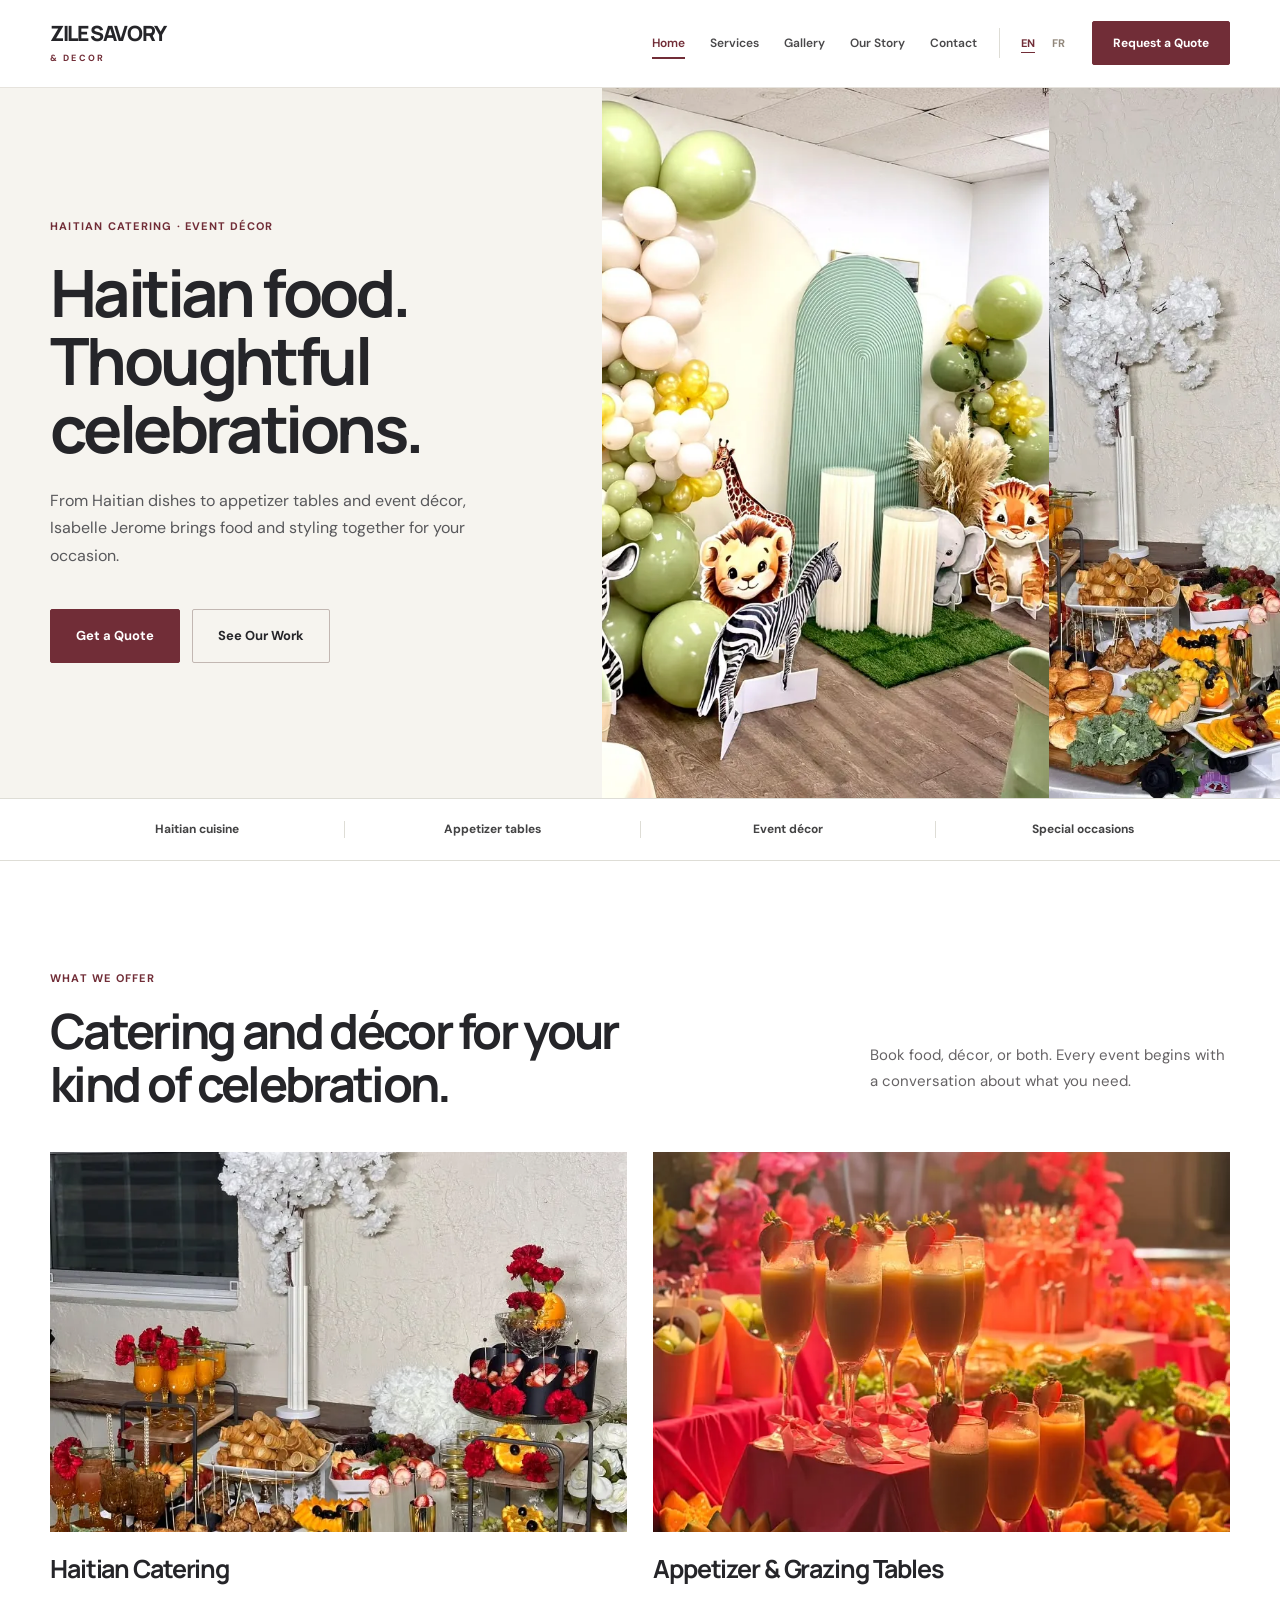
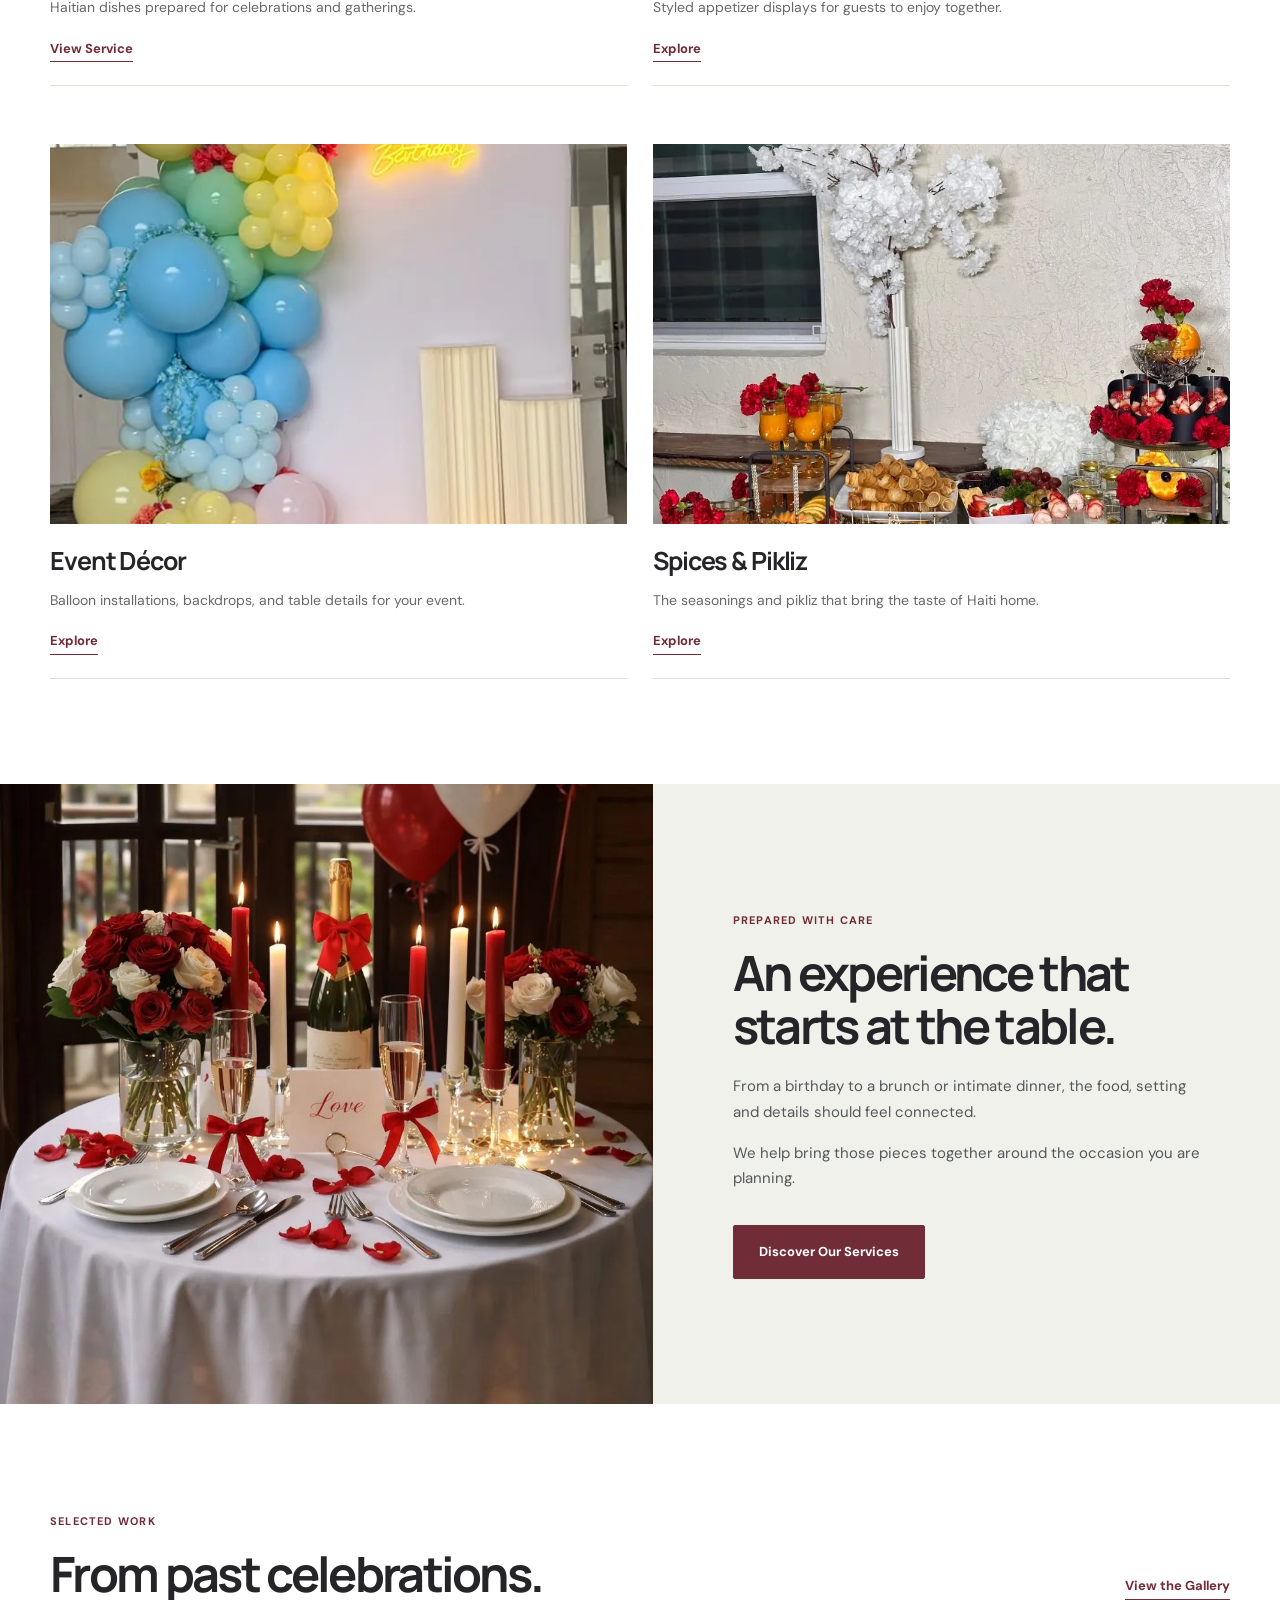
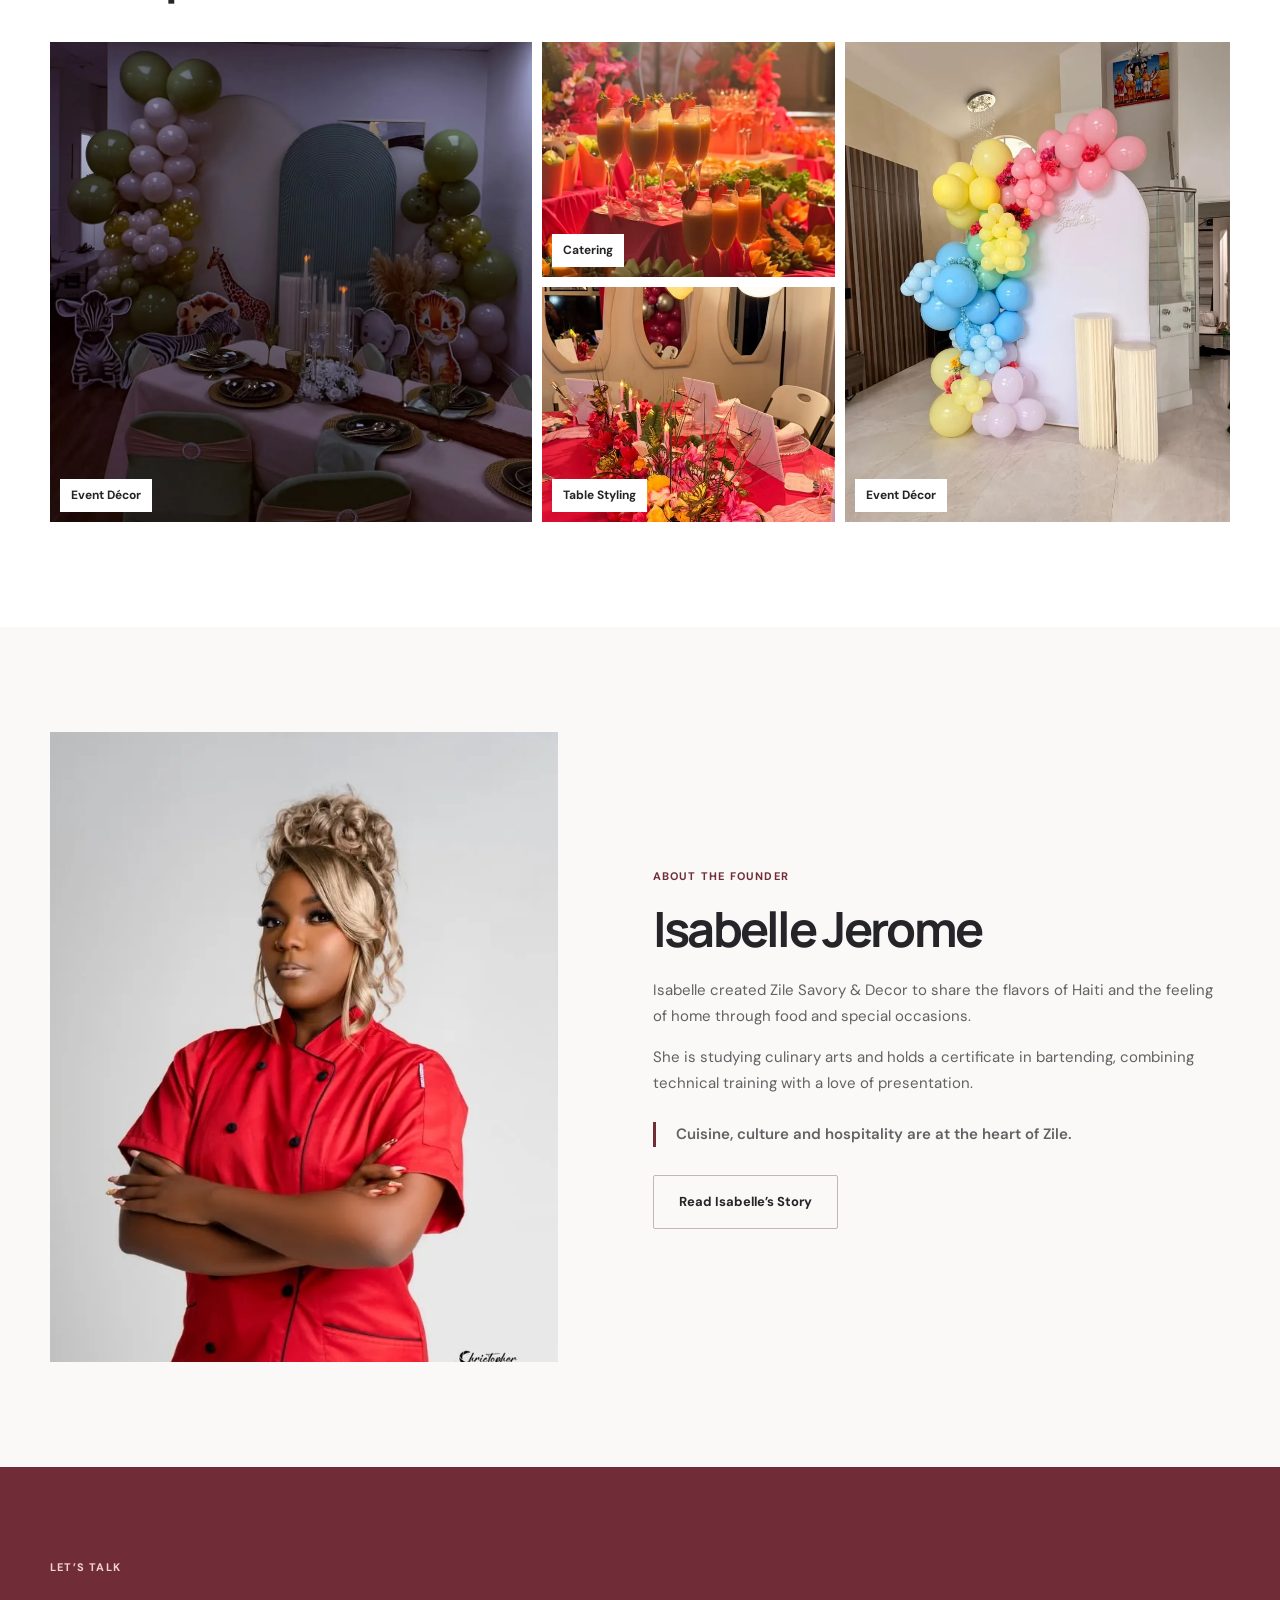
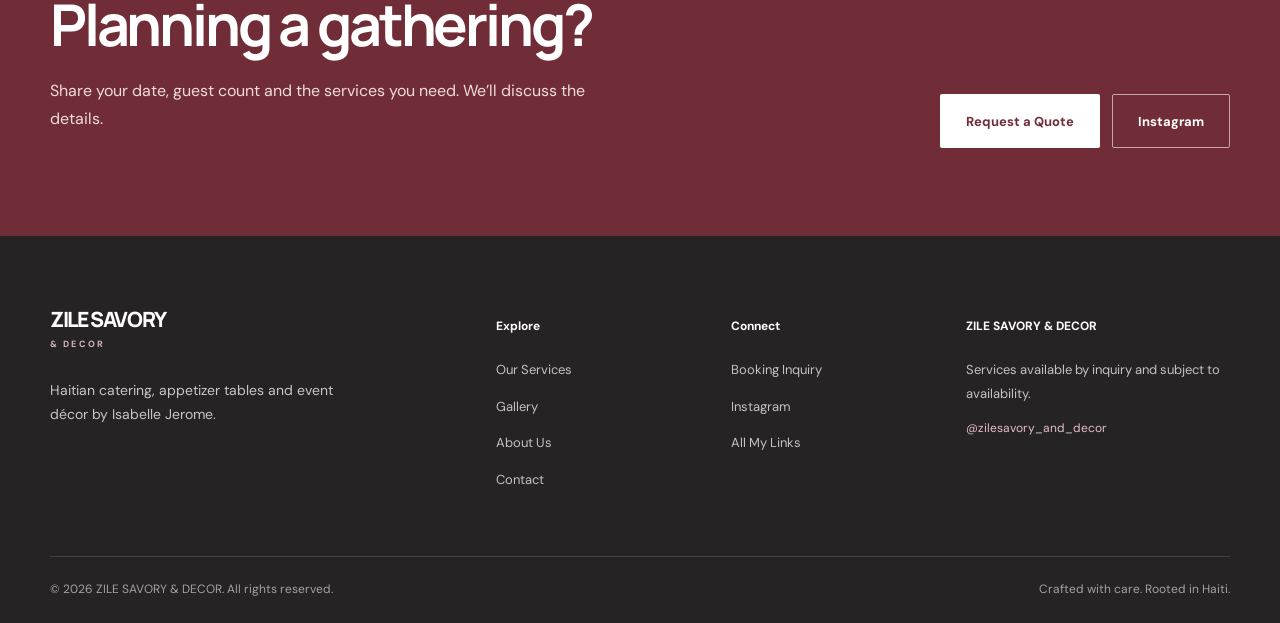
<file: index.html>
<!doctype html><html lang="en"><head><meta charset="utf-8"><meta name="viewport" content="width=device-width, initial-scale=1"><meta name="theme-color" content="#5b292c"><title>ZILE SAVORY & DECOR | Haitian Catering & Event Décor</title><meta name="description" content="Zile Savory &amp; Decor by Isabelle Jerome: Haitian-inspired catering, elegant appetizer tables, event decorations, and authentic flavors."><meta property="og:type" content="website"><meta property="og:title" content="ZILE SAVORY &amp; DECOR | Haitian Catering &amp; Event Décor"><meta property="og:description" content="Zile Savory &amp; Decor by Isabelle Jerome: Haitian-inspired catering, elegant appetizer tables, event decorations, and authentic flavors."><meta property="og:image" content="assets/hero-decor.webp"><link rel="icon" href="assets/favicon.svg" type="image/svg+xml"><link rel="stylesheet" href="css/style.css"><link rel="stylesheet" href="css/refined.css"><link rel="preconnect" href="https://fonts.googleapis.com"><link rel="preconnect" href="https://fonts.gstatic.com" crossorigin>
<script type="application/ld+json">{"@context":"https://schema.org","@type":"Organization","name":"ZILE SAVORY & DECOR","description":"Haitian-inspired catering and event decoration by Isabelle Jerome.","founder":{"@type":"Person","name":"Isabelle Jerome"},"sameAs":["https://www.instagram.com/zilesavory_and_decor/"]}</script></head><body data-page="home"><a class="skip-link" href="#main">Skip to content</a><div class="topline" data-i18n="topline">Haitian flavors. Unforgettable celebrations.</div>
<header class="site-header"><div class="container header-inner"><a class="brand" href="index.html" aria-label="Zile Savory and Decor home"><span class="brand-symbol" aria-hidden="true">ZS</span><span><span class="brand-name">ZILE SAVORY</span><span class="brand-sub">&amp; DECOR</span></span></a>
<div class="header-right"><nav class="nav" id="main-nav" aria-label="Main navigation"><a class="nav-link" href="index.html" aria-current=page data-i18n="nav.home">Home</a><a class="nav-link" href="services.html"  data-i18n="nav.services">Services</a><a class="nav-link" href="gallery.html"  data-i18n="nav.gallery">Gallery</a><a class="nav-link" href="about.html"  data-i18n="nav.about">Our Story</a><a class="nav-link" href="contact.html"  data-i18n="nav.contact">Contact</a></nav><div class="language-switch" aria-label="Language"><button type="button" data-language="en" aria-pressed="true">EN</button><button type="button" data-language="fr" aria-pressed="false">FR</button></div><a class="header-cta" href="https://form.jotform.com/261891107330048" target="_blank" rel="noopener noreferrer" data-i18n="nav.quote">Request a Quote</a><button type="button" class="menu-toggle" aria-expanded="false" aria-label="Open menu" aria-controls="main-nav"><span class="menu-lines"></span></button></div></div></header><main id="main">
<section class="hero"><div class="hero-grid"><div class="hero-content"><span class="kicker" data-i18n="hero.kicker">HAITIAN CATERING · EVENT DÉCOR</span><h1 class="display" data-i18n-html="hero.title">Haitian food. Thoughtful celebrations.</h1><p class="body-intro" data-i18n="hero.intro">From Haitian dishes to appetizer tables and event décor, Isabelle Jerome brings food and styling together for your occasion.</p><div class="hero-actions"><a class="btn btn-primary" href="https://form.jotform.com/261891107330048" target="_blank" rel="noopener noreferrer" data-i18n="action.plan">Get a Quote</a><a class="btn btn-outline" href="gallery.html" data-i18n="action.work">See Our Work</a></div><div class="accent-rule"></div></div>
<div class="hero-image-wrap"><img class="hero-main" src="assets/hero-decor.webp" alt="Sage green and cream safari balloon event decor" fetchpriority=high decoding="async" width="900" height="1100"><img class="hero-second" src="assets/catering-buffet.webp" alt="Beautifully arranged colorful catering buffet" fetchpriority=high decoding="async" width="900" height="1100"><div class="hero-image-caption" data-i18n="hero.caption">Made with care by Isabelle.</div></div></div></section>
<div class="strip"><div class="container strip-inner"><span data-i18n="strip.one">Haitian cuisine</span><span data-i18n="strip.two">Appetizer tables</span><span data-i18n="strip.three">Event décor</span><span data-i18n="strip.four">Special occasions</span></div></div>
<section class="section"><div class="container"><div class="section-header"><div><span class="kicker" data-i18n="services.kicker">WHAT WE OFFER</span><h2 class="section-title" data-i18n-html="services.title">Catering and décor for your kind of celebration.</h2></div><p class="body-intro" data-i18n="services.intro">Book food, décor, or both. Every event begins with a conversation about what you need.</p></div><div class="service-grid">
<article class="service-card"><a href="services.html"><div class="image-frame"><img class="" src="assets/catering-spread.webp" alt="Catered buffet of fruit, pastries, and appetizers" loading=lazy decoding="async" width="900" height="1100"></div></a><div class="service-card-body"><span class="service-number">01</span><h3 data-i18n="services.catering">Haitian Catering</h3><p data-i18n="services.catering.desc">Haitian dishes prepared for celebrations and gatherings.</p><a class="text-link" href="services.html"><span data-i18n="action.learn">View Service</span></a></div></article>
<article class="service-card"><a href="services.html"><div class="image-frame"><img class="" src="assets/pink-catering.webp" alt="Styled celebratory appetizer and drinks station" loading=lazy decoding="async" width="900" height="1100"></div></a><div class="service-card-body"><span class="service-number">02</span><h3 data-i18n="services.grazing">Appetizer & Grazing Tables</h3><p data-i18n="services.grazing.desc">Styled appetizer displays for guests to enjoy together.</p><a class="text-link" href="services.html"><span data-i18n="action.learn">Explore</span></a></div></article>
<article class="service-card"><a href="services.html"><div class="image-frame"><img class="" src="assets/pastel-celebration.webp" alt="Colorful balloon installation around birthday backdrop" loading=lazy decoding="async" width="900" height="1100"></div></a><div class="service-card-body"><span class="service-number">03</span><h3 data-i18n="services.decor">Event Décor</h3><p data-i18n="services.decor.desc">Balloon installations, backdrops, and table details for your event.</p><a class="text-link" href="services.html"><span data-i18n="action.learn">Explore</span></a></div></article>
<article class="service-card"><a href="services.html"><div class="image-frame"><img class="" src="assets/catering-buffet.webp" alt="Haitian-inspired culinary display with vibrant food" loading=lazy decoding="async" width="900" height="1100"></div></a><div class="service-card-body"><span class="service-number">04</span><h3 data-i18n="services.pikliz">Spices & Pikliz</h3><p data-i18n="services.pikliz.desc">The seasonings and pikliz that bring the taste of Haiti home.</p><a class="text-link" href="services.html"><span data-i18n="action.learn">Explore</span></a></div></article>
</div></div></section>
<section class="pale-section story-split"><div><img class="story-photo" src="assets/romantic-dining.webp" alt="Elegant romantic dinner with red roses, candles, white tablecloth, and balloons" loading=lazy decoding="async" width="900" height="1100"></div><div class="story-copy"><span class="kicker" data-i18n="story.kicker">PREPARED WITH CARE</span><h2 class="section-title" data-i18n-html="story.title">An experience that starts at the table.</h2><p data-i18n="story.text1">From a birthday to a brunch or intimate dinner, the food, setting and details should feel connected.</p><p data-i18n="story.text2">We help bring those pieces together around the occasion you are planning.</p><a class="btn btn-primary" href="services.html" data-i18n="story.cta">Discover Our Services</a></div></section>
<section class="section"><div class="container"><div class="section-header"><div><span class="kicker" data-i18n="gallery.kicker">SELECTED WORK</span><h2 class="section-title" data-i18n-html="gallery.title">From past celebrations.</h2></div><a class="text-link" href="gallery.html"><span data-i18n="gallery.all">View the Gallery</span></a></div><div class="gallery-preview"><a href="gallery.html"><img class="" src="assets/safari-party.webp" alt="Safari first birthday event styling with green balloons" loading=lazy decoding="async" width="900" height="1100"><span class="gallery-overlay" data-i18n="gallery.decor">Event Décor</span></a><div class="mini-column"><a href="gallery.html"><img class="" src="assets/pink-catering.webp" alt="Vivid pink catering display and drinks" loading=lazy decoding="async" width="900" height="1100"><span class="gallery-overlay" data-i18n="gallery.food">Catering</span></a><a href="gallery.html"><img class="" src="assets/floral-tablescape.webp" alt="Pink floral table setting" loading=lazy decoding="async" width="900" height="1100"><span class="gallery-overlay" data-i18n="gallery.table">Table Styling</span></a></div><a href="gallery.html"><img class="" src="assets/pastel-details.webp" alt="Pastel balloon arrangement with white backdrop" loading=lazy decoding="async" width="900" height="1100"><span class="gallery-overlay" data-i18n="gallery.decor">Event Décor</span></a></div></div></section>
<section class="section founder-section"><div class="container founder-layout"><div class="founder-image"><img class="" src="assets/isabelle-chef-crossed.webp" alt="Isabelle Jerome in red chef uniform, arms crossed" loading=lazy decoding="async" width="900" height="1100"></div><div class="founder-copy"><span class="kicker" data-i18n="founder.kicker">ABOUT THE FOUNDER</span><h2 class="section-title" data-i18n-html="founder.title">Isabelle Jerome</h2><p data-i18n="founder.p1">Isabelle created Zile Savory & Decor to share the flavors of Haiti and the feeling of home through food and special occasions.</p><p data-i18n="founder.p2">She is studying culinary arts and holds a certificate in bartending, combining technical training with a love of presentation.</p><p class="founder-note" data-i18n="founder.quote">Cuisine, culture and hospitality are at the heart of Zile.</p><a class="btn btn-outline" href="about.html" data-i18n="founder.cta">Read Isabelle’s Story</a></div></div></section>
<section class="cta-band"><div class="container cta-layout"><div><span class="kicker kicker-light" data-i18n="cta.kicker">LET’S TALK</span><h2 class="section-title" data-i18n-html="cta.title">Planning a gathering?</h2><p data-i18n="cta.text">Share your date, guest count and the services you need. We’ll discuss the details.</p></div><div class="cta-actions"><a class="btn btn-light" href="https://form.jotform.com/261891107330048" target="_blank" rel="noopener noreferrer" data-i18n="cta.quote">Request a Quote</a><a class="btn btn-outline-light" href="https://www.instagram.com/zilesavory_and_decor/" target="_blank" rel="noopener noreferrer" data-i18n="cta.instagram">Instagram</a></div></div></section></main><footer class="site-footer"><div class="container"><div class="footer-grid"><div><a class="brand" href="index.html"><span class="brand-symbol" aria-hidden="true">ZS</span><span><span class="brand-name">ZILE SAVORY</span><span class="brand-sub">&amp; DECOR</span></span></a><p class="footer-intro" data-i18n="footer.desc">Haitian catering, appetizer tables and event décor by Isabelle Jerome.</p></div>
<div><p class="footer-heading" data-i18n="footer.explore">Explore</p><div class="footer-links"><a href="services.html" data-i18n="footer.services">Our Services</a><a href="gallery.html" data-i18n="footer.gallery">Gallery</a><a href="about.html" data-i18n="footer.about">About Us</a><a href="contact.html" data-i18n="footer.contact">Contact</a></div></div>
<div><p class="footer-heading" data-i18n="footer.connect">Connect</p><div class="footer-links"><a href="https://form.jotform.com/261891107330048" target="_blank" rel="noopener noreferrer" data-i18n="footer.booking">Booking Inquiry</a><a href="https://www.instagram.com/zilesavory_and_decor/" target="_blank" rel="noopener noreferrer" data-i18n="footer.social">Instagram</a><a href="https://zilesavoryanddecor.com/links/" data-i18n="footer.links">All My Links</a></div></div>
<div><p class="footer-heading">ZILE SAVORY &amp; DECOR</p><p class="footer-text" data-i18n="footer.availability">Services available by inquiry and subject to availability.</p><p class="announcement social-handle">@zilesavory_and_decor</p></div></div>
<div class="footer-bottom"><span>© <span data-year>2026</span> ZILE SAVORY &amp; DECOR. <span data-i18n="footer.rights">All rights reserved.</span></span><span>Crafted with care. Rooted in Haiti.</span></div></div></footer><script defer src="js/main.js"></script></body></html>
</file>
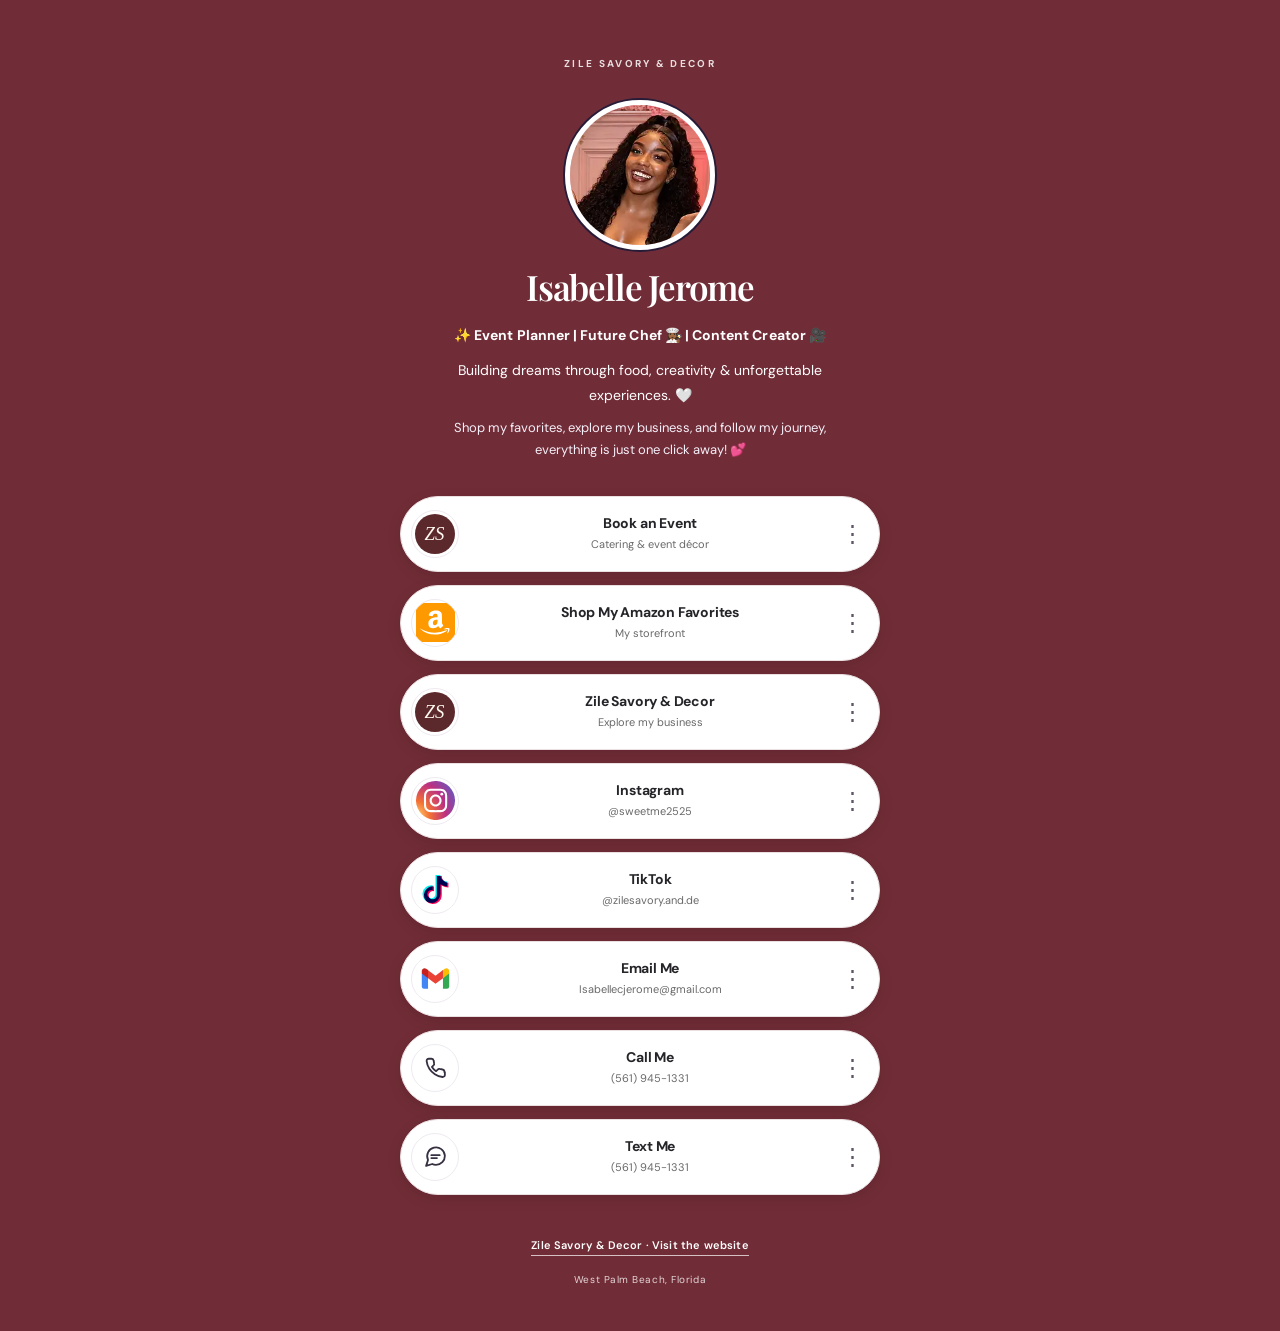
<file: links/index.html>
<!doctype html>
<html lang="en">
<head>
<meta charset="utf-8">
<meta name="viewport" content="width=device-width, initial-scale=1">
<meta name="theme-color" content="#712d37">
<title>Isabelle Jerome | Zile Savory &amp; Decor</title>
<meta name="description" content="Event Planner, Future Chef and Content Creator. Explore Zile Savory & Decor, Isabelle's favorites, and her social media, all in one place.">
<meta property="og:type" content="website">
<meta property="og:title" content="Isabelle Jerome | All My Links">
<meta property="og:description" content="Event Planner | Future Chef | Content Creator — shop my favorites, explore my business and follow my journey.">
<meta property="og:url" content="https://zilesavoryanddecor.com/links/">
<meta property="og:image" content="https://zilesavoryanddecor.com/assets/isabelle-chef.webp">
<link rel="canonical" href="https://zilesavoryanddecor.com/links/">
<link rel="icon" href="../assets/favicon.svg" type="image/svg+xml">
<link rel="preconnect" href="https://fonts.googleapis.com">
<link rel="preconnect" href="https://fonts.gstatic.com" crossorigin>
<link href="https://fonts.googleapis.com/css2?family=DM+Sans:wght@400;500;600;700&family=Playfair+Display:wght@500;600&display=swap" rel="stylesheet">
<style>
:root { --purple:#712d37;--white:#fff;--ink:#252529;--shadow:#58232d;--sub:#69696a;--focus:#f6f4ef; }
* { box-sizing:border-box; }
html { -webkit-text-size-adjust:100%;scroll-behavior:smooth; }
body { margin:0; min-height:100vh;min-height:100svh;background:var(--purple);color:white;font:400 14px/1.55 'DM Sans',Arial,sans-serif;-webkit-font-smoothing:antialiased; }
a { color:inherit; }
a:focus-visible { outline:3px solid var(--focus); outline-offset:4px; }
.page { width:min(100% - 28px,480px); margin:0 auto; padding:40px 0 43px; }
.identity { text-align:center; }
.brandline { display:block;color:rgba(255,255,255,.84);font-size:10px;font-weight:700;line-height:1.4;letter-spacing:.23em;text-transform:uppercase;text-decoration:none; }
.portrait { display:block; width:138px; height:138px; object-fit:cover;object-position:center 37%;border-radius:50%;margin:29px auto 17px;border:5px solid #fff;box-shadow:0 0 0 2px #281b38; background:#e7c6d0; }
h1 { font:600 35px/1.16 'Playfair Display',Georgia,serif;letter-spacing:-.034em;margin:0 0 16px; }
.roles { font-size:14px;font-weight:700;line-height:1.7;letter-spacing:.004em;margin:0 auto 11px;max-width:420px; }
.mission { font-size:14px;line-height:1.75;margin:0 auto 10px;max-width:395px; }
.invitation { font-size:13px;line-height:1.7;margin:0 auto;max-width:395px;color:#f5eff9; }
.list { display:grid; gap:13px; margin:34px auto 0; }
.pill { min-height:76px;display:grid;grid-template-columns:48px minmax(0,1fr) 20px;align-items:center;gap:12px;padding:9px 18px 9px 10px;background:var(--white);color:var(--ink);border:1.5px solid #eadfe1;border-radius:999px;text-decoration:none;box-shadow:0 4px 14px rgba(25,6,13,.14);transition:transform .15s,box-shadow .15s,background-color .15s; }
.pill:hover { background:#fcfafc;transform:translateY(-1px);box-shadow:0 7px 16px rgba(25,6,13,.17); }
.pill:active { transform:translateY(2px);box-shadow:0 2px 6px rgba(25,6,13,.12); }
.pill-icon { display:flex;justify-content:center;align-items:center;overflow:hidden;width:48px;height:48px;border-radius:50%;background:#fff;border:1px solid #eeeaf0; flex:none; }
.pill-icon img { width:40px;height:40px;display:block;object-fit:contain; }
.pill-icon svg.brand-svg { display:block;width:39px;height:39px; }
.pill-icon svg.brand-tiktok { width:39px;height:39px; }
.pill-icon svg.brand-amazon {width:39px;height:39px;}
.pill-icon svg.brand-gmail {width:39px;height:39px;}
.pill-icon svg.utility-svg {width:25px;height:25px;color:#373041;}
.pill-copy {display:flex; flex-direction:column;min-width:0;align-items:center;text-align:center;padding:0 2px;}
.pill-copy strong { display:block;font-size:14px;line-height:1.26;font-weight:700;letter-spacing:-.015em; }
.pill-copy small { display:block;font-size:11px;line-height:1.35;margin-top:5px;color:var(--sub);overflow-wrap:anywhere; }
.pill-end {display:block;text-align:right;font-family:Arial,sans-serif;font-size:23px;line-height:1;font-weight:400;color:#5e5466;}
.footer { margin:39px auto 0;text-align:center; }
.footer a {color:white;text-decoration:none;border-bottom:1px solid rgba(255,255,255,.7);padding-bottom:3px;font-size:11px;line-height:1.6;font-weight:600;letter-spacing:.015em;}
.footer p {font-size:10px;letter-spacing:.055em;margin:17px 0 0;color:rgba(255,255,255,.8);}
@media(max-width:400px) {
 .page { width:calc(100% - 25px);padding-top:33px;}
 .portrait {width:125px;height:125px;margin-top:25px;}
 h1 {font-size:31px;margin-bottom:13px;}
 .roles {font-size:13px;}
 .mission {font-size:13px;}
 .invitation{font-size:12.5px;}
 .list{gap:12px;margin-top:29px;}
 .pill{min-height:71px;grid-template-columns:44px minmax(0,1fr) 16px;gap:7px;padding-right:16px;padding-left:9px;}
 .pill-icon{width:44px;height:44px;}
 .pill-icon img{width:38px;height:38px;}
 .pill-icon svg.brand-svg{width:36px;height:36px;}
 .pill-copy strong{font-size:13px;}
 .pill-copy small{font-size:10.5px;}
 .pill-end{font-size:21px;}
}
@media(min-width:700px) { .page{padding-top:57px;} .portrait{width:150px;height:150px;} }
@media(prefers-reduced-motion:reduce) {html{scroll-behavior:auto}.pill{transition:none;} }
</style>
<!-- Brand icons are SVG artwork from SuperTinyIcons (MIT) and social-icons (original colored Instagram icon).
     They are not AI-generated illustrations. Trademarks belong to their respective owners. -->
</head>
<body>
<main class="page">
 <header class="identity">
  <a class="brandline" href="https://zilesavoryanddecor.com/">Zile Savory &amp; Decor</a>
  <img class="portrait" src="[data-uri]" alt="Isabelle smiling in a decorated pink room" width="138" height="138" fetchpriority="high" decoding="async">
  <h1>Isabelle Jerome</h1>
  <p class="roles">✨ Event Planner | Future Chef 👩🏾‍🍳 | Content Creator 🎥</p>
  <p class="mission">Building dreams through food, creativity &amp; unforgettable experiences. 🤍</p>
  <p class="invitation">Shop my favorites, explore my business, and follow my journey, everything is just one click away! 💕</p>
 </header>
 <nav class="list" aria-label="All of Isabelle's links">
  <a class="pill" href="https://form.jotform.com/261891107330048" target="_blank" rel="noopener noreferrer" aria-label="Book an Event"><span class="pill-icon" aria-hidden="true"><img src="../assets/favicon.svg" alt="" width="40" height="40" loading="lazy"></span><span class="pill-copy"><strong>Book an Event</strong><small>Catering &amp; event décor</small></span><span class="pill-end" aria-hidden="true">⋮</span></a>
  <a class="pill" href="https://www.amazon.com/shop/isah" target="_blank" rel="noopener noreferrer" aria-label="Shop My Amazon Favorites"><span class="pill-icon" aria-hidden="true"><svg class="brand-svg brand-amazon" aria-hidden="true" focusable="false" xmlns="http://www.w3.org/2000/svg"
aria-label="Amazon" role="img"
viewBox="0 0 512 512"><path
d="m0 0H512V512H0"
fill="#f90"/><path fill="#fff" d="M283 187c-62 2-121 19-121 81 0 43 26 64 61 64 31 0 51-12 68-30 8 11 10 16 24 27q5 3 10-1l31-27q4-4 0-10c-7-11-15-19-15-39v-64c0-27 2-52-18-70-17-16-38-20-62-21-53-1-88 28-93 62q-1 8 7 9l37 5c6 1 9-4 10-8 6-22 29-28 43-23 20 6 18 29 18 45m-36 105c-15 0-25-13-25-30 1-36 29-42 61-42v18c0 32-17 54-36 54m168 106c13-11 26-38 25-57 0-7-1-8-8-10-13-4-46-5-62 10-3 3-2 5 1 5 11-2 45-6 50 2 4 7-8 35-12 47-2 5 2 6 6 3M58 342c96 91 247 94 345 25 7-4 0-12-6-9A376 376 0 0162 337c-4-3-8 2-4 5"/></svg></span><span class="pill-copy"><strong>Shop My Amazon Favorites</strong><small>My storefront</small></span><span class="pill-end" aria-hidden="true">⋮</span></a>
  <a class="pill" href="https://zilesavoryanddecor.com/" aria-label="Zile Savory &amp; Decor"><span class="pill-icon" aria-hidden="true"><img src="../assets/favicon.svg" alt="" width="40" height="40" loading="lazy"></span><span class="pill-copy"><strong>Zile Savory &amp; Decor</strong><small>Explore my business</small></span><span class="pill-end" aria-hidden="true">⋮</span></a>
  <a class="pill" href="https://www.instagram.com/sweetme2525" target="_blank" rel="noopener noreferrer" aria-label="Instagram"><span class="pill-icon" aria-hidden="true"><svg class="brand-svg brand-instagram" aria-hidden="true" focusable="false" enable-background="new 0 0 512 512" id="Layer_1" version="1.1" viewBox="0 0 512 512" xml:space="preserve" xmlns="http://www.w3.org/2000/svg" xmlns:xlink="http://www.w3.org/1999/xlink"><g><g id="Background_1_"><radialGradient cx="51.9924" cy="13.5086" gradientTransform="matrix(5.660332e-002 -1.08 0.918 4.811314e-002 -5.988 520.5566)" gradientUnits="userSpaceOnUse" id="SVGID_1_" r="684.4449"><stop offset="0" style="stop-color:#FED576"/><stop offset="0.2634" style="stop-color:#F47133"/><stop offset="0.6091" style="stop-color:#BC3081"/><stop offset="1" style="stop-color:#4C63D2"/></radialGradient><path d="M0,249.5v13.8C3.6,395.7,110.2,502,237.1,512h39C403.7,501.9,508.5,394.7,512,263.1v-13.6    C508.5,115.6,400.1,7,269.4,0.3C128.8-6.8,3.9,106,0,249.5z" fill="url(#SVGID_1_)"/></g><g id="Symbol"><g><path d="M257.2,128.6c40.8,0,45.6,0.1,61.8,0.9c14.9,0.6,22.9,3.2,28.3,5.3c7.1,2.8,12.2,6.2,17.5,11.6     c5.3,5.4,8.7,10.6,11.5,17.8c2.1,5.5,4.5,13.7,5.3,28.9c0.8,16.4,0.9,21.3,0.9,62.8s-0.1,46.4-0.9,62.8     c-0.6,15.1-3.1,23.4-5.3,28.9c-2.8,7.2-6.1,12.4-11.5,17.8c-5.3,5.4-10.4,8.8-17.5,11.6c-5.4,2.2-13.5,4.7-28.3,5.3     c-16.1,0.8-21,0.9-61.8,0.9s-45.6-0.1-61.8-0.9c-14.9-0.6-22.9-3.2-28.3-5.3c-7.1-2.8-12.2-6.2-17.5-11.6s-8.7-10.6-11.5-17.8     c-2.1-5.5-4.5-13.7-5.3-28.9c-0.8-16.4-0.9-21.3-0.9-62.8s0.1-46.4,0.9-62.8c0.6-15.1,3.1-23.4,5.3-28.9     c2.8-7.2,6.1-12.4,11.5-17.8c5.3-5.4,10.4-8.8,17.5-11.6c5.4-2.2,13.5-4.7,28.3-5.3C211.5,128.8,216.4,128.6,257.2,128.6      M257.2,100.6c-41.5,0-46.7,0.2-62.9,1s-27.4,3.4-37.1,7.2c-10.1,4-18.6,9.3-27,18c-8.5,8.7-13.7,17.3-17.6,27.6     c-3.8,9.8-6.4,21.2-7.1,37.7c-0.8,16.5-0.9,21.8-0.9,64s0.2,47.5,0.9,64c0.8,16.5,3.4,27.8,7.1,37.7c3.9,10.2,9.1,18.9,17.6,27.6     s17,14,27,18c9.7,3.9,20.9,6.5,37.1,7.2c16.3,0.8,21.5,1,62.9,1s46.7-0.2,62.9-1c16.2-0.8,27.4-3.4,37.1-7.2     c10.1-4,18.6-9.3,27-18c8.5-8.7,13.7-17.3,17.6-27.6c3.8-9.8,6.4-21.2,7.1-37.7c0.8-16.5,0.9-21.8,0.9-64s-0.2-47.5-0.9-64     c-0.8-16.5-3.4-27.8-7.1-37.7c-3.9-10.2-9.1-18.9-17.6-27.6s-17-14-27-18c-9.7-3.9-20.9-6.5-37.1-7.2     C303.9,100.8,298.6,100.6,257.2,100.6L257.2,100.6z" fill="#FFFFFF"/><path d="M257.2,176.2c-43.4,0-78.4,35.7-78.4,79.8s35.1,79.8,78.4,79.8s78.4-35.7,78.4-79.8     S300.5,176.2,257.2,176.2z M257.2,307.8c-28.1,0-50.9-23.1-50.9-51.8s22.8-51.8,50.9-51.8s50.9,23.1,50.9,51.8     C308.1,284.7,285.3,307.8,257.2,307.8z" fill="#FFFFFF"/><ellipse cx="338.7" cy="173" fill="#FFFFFF" rx="18.3" ry="18.6"/></g></g></g></svg></span><span class="pill-copy"><strong>Instagram</strong><small>@sweetme2525</small></span><span class="pill-end" aria-hidden="true">⋮</span></a>
  <a class="pill" href="https://www.tiktok.com/@zilesavory.and.de" target="_blank" rel="noopener noreferrer" aria-label="TikTok"><span class="pill-icon" aria-hidden="true"><svg class="brand-svg brand-tiktok" aria-hidden="true" focusable="false" xmlns="http://www.w3.org/2000/svg"
aria-label="TikTok" role="img"
viewBox="0 0 512 512"><path
d="m0 0H512V512H0"
fill="#fff"/><use href="#t" fill="#f05" x="18" y="15"/><g style="fill:#0ee;mix-blend-mode:multiply"><path id="t" d="M219 265a54 54 0 1037 51V64h64a88 88 0 0088 88v63a150 150 0 01-88-28V315A117 117 0 11219 200"/></g></svg></span><span class="pill-copy"><strong>TikTok</strong><small>@zilesavory.and.de</small></span><span class="pill-end" aria-hidden="true">⋮</span></a>
  <a class="pill" href="mailto:Isabellecjerome@gmail.com" aria-label="Email Me"><span class="pill-icon" aria-hidden="true"><svg class="brand-svg brand-gmail" aria-hidden="true" focusable="false" xmlns="http://www.w3.org/2000/svg"
aria-label="Gmail" role="img"
viewBox="0 0 512 512"><path
d="m0 0H512V512H0"
fill="#fff"/><path d="m76 190v171q0 30 30 30h52V190" fill="#4285f4"/><path d="m354 190v201h52q30 0 30-30V190" fill="#34a853"/><path d="m350 255V149l28-21c24-18 58 2 58 30v32" fill="#fbbc04"/><path d="m154 249V143l102 77 98-74v106l-98 74" fill="#ea4335"/><path d="m76 190v-32c0-29 34-48 58-30l24 18v106" fill="#c5221f"/></svg></span><span class="pill-copy"><strong>Email Me</strong><small>Isabellecjerome@gmail.com</small></span><span class="pill-end" aria-hidden="true">⋮</span></a>
  <a class="pill" href="tel:+15619451331" aria-label="Call Me"><span class="pill-icon" aria-hidden="true"><svg class="utility-svg" aria-hidden="true" viewBox="0 0 24 24" fill="none" stroke="currentColor" stroke-width="1.75" stroke-linecap="round" stroke-linejoin="round"><path d="M21 16.4v2.7a2 2 0 0 1-2.2 2 17 17 0 0 1-7.4-2.6 17 17 0 0 1-5.3-5.3A17 17 0 0 1 3.5 5.8 2 2 0 0 1 5.5 3.6h2.7a2 2 0 0 1 2 1.7l.5 2.8a2 2 0 0 1-.6 1.9L8.6 11.5a13.4 13.4 0 0 0 4 4l1.5-1.5a2 2 0 0 1 1.9-.6l2.8.5a2 2 0 0 1 1.7 2.5Z"/></svg></span><span class="pill-copy"><strong>Call Me</strong><small>(561) 945-1331</small></span><span class="pill-end" aria-hidden="true">⋮</span></a>
  <a class="pill" href="sms:+15619451331" aria-label="Text Me"><span class="pill-icon" aria-hidden="true"><svg class="utility-svg" aria-hidden="true" viewBox="0 0 24 24" fill="none" stroke="currentColor" stroke-width="1.75" stroke-linecap="round" stroke-linejoin="round"><path d="M21 11.3A8.5 8.5 0 0 1 12.5 20c-1.3 0-2.5-.2-3.6-.8L3 21l1.8-5.7a8.5 8.5 0 1 1 16.2-4Z"/><path d="M8 10.7h8M8 13.5h5.4"/></svg></span><span class="pill-copy"><strong>Text Me</strong><small>(561) 945-1331</small></span><span class="pill-end" aria-hidden="true">⋮</span></a>
 </nav>
 <footer class="footer">
  <a href="https://zilesavoryanddecor.com/">Zile Savory &amp; Decor · Visit the website</a>
  <p>West Palm Beach, Florida</p>
 </footer>
</main>
</body>
</html>
</file>
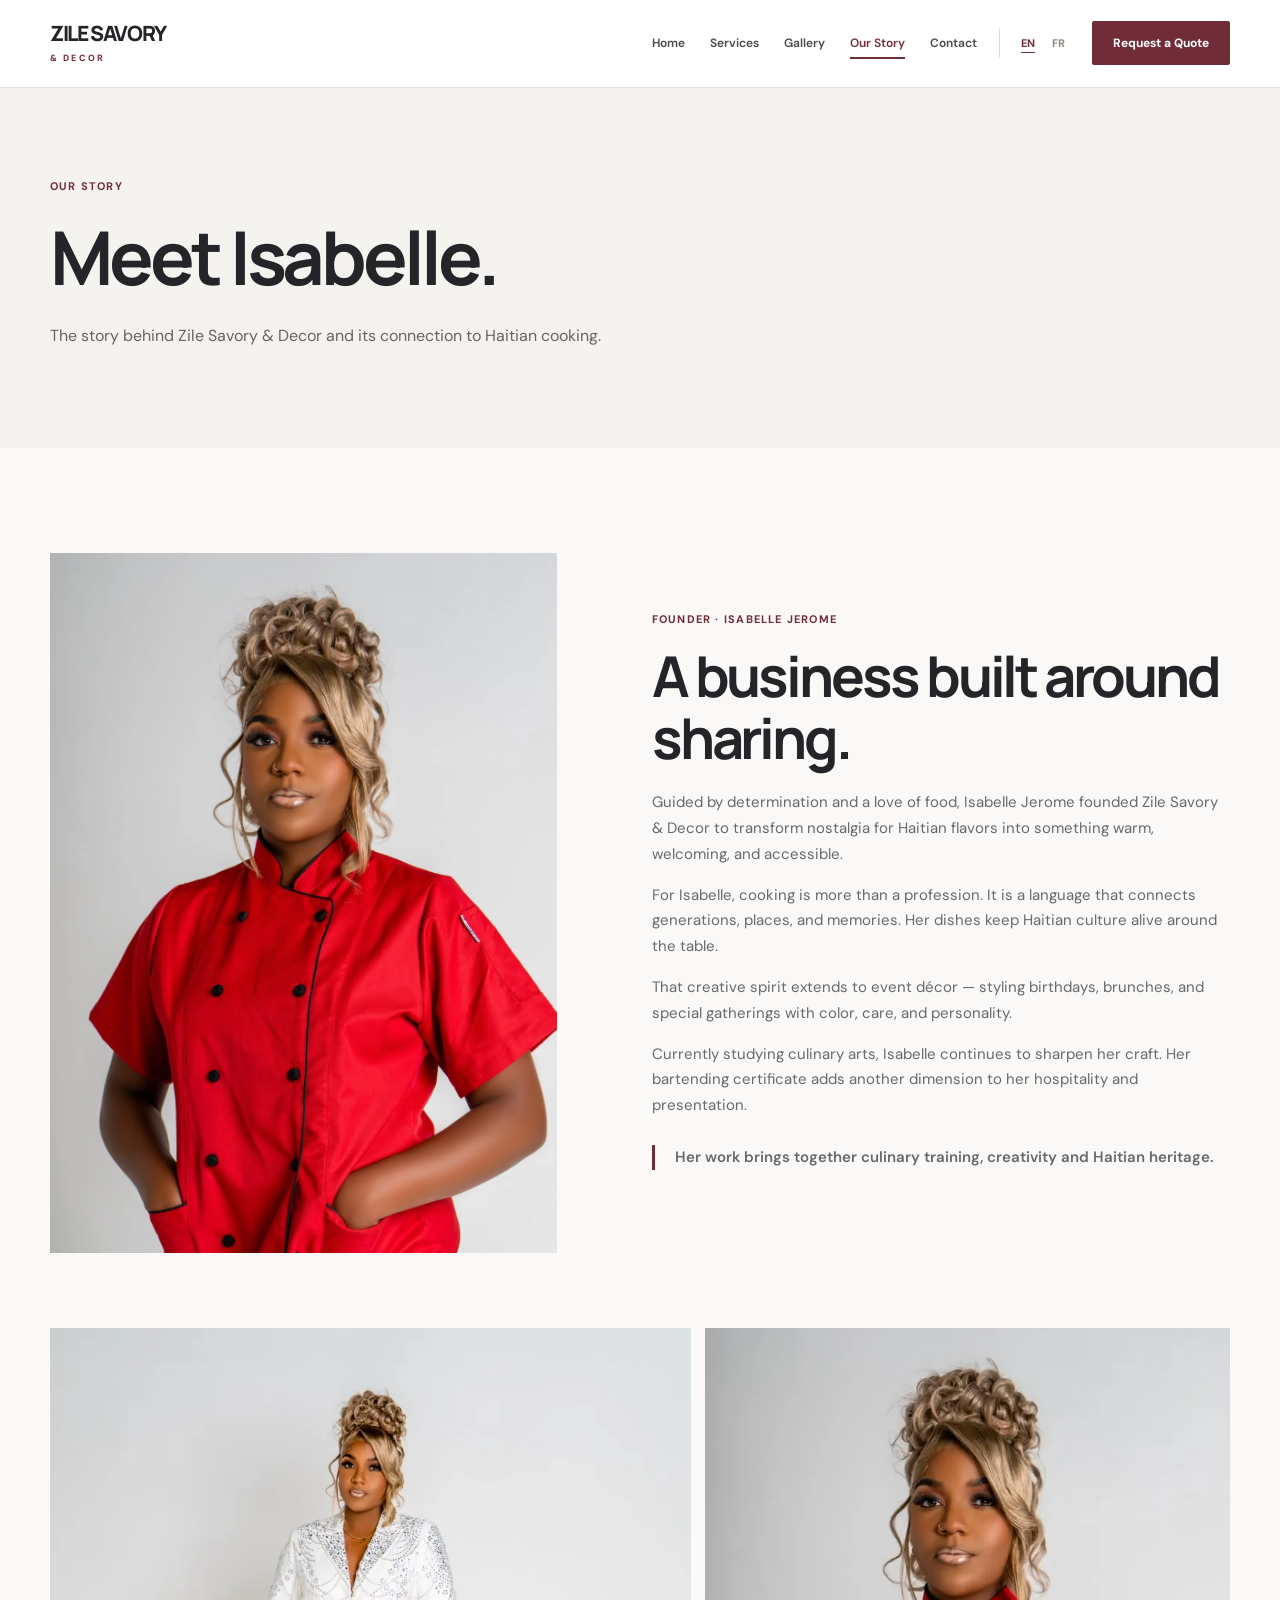
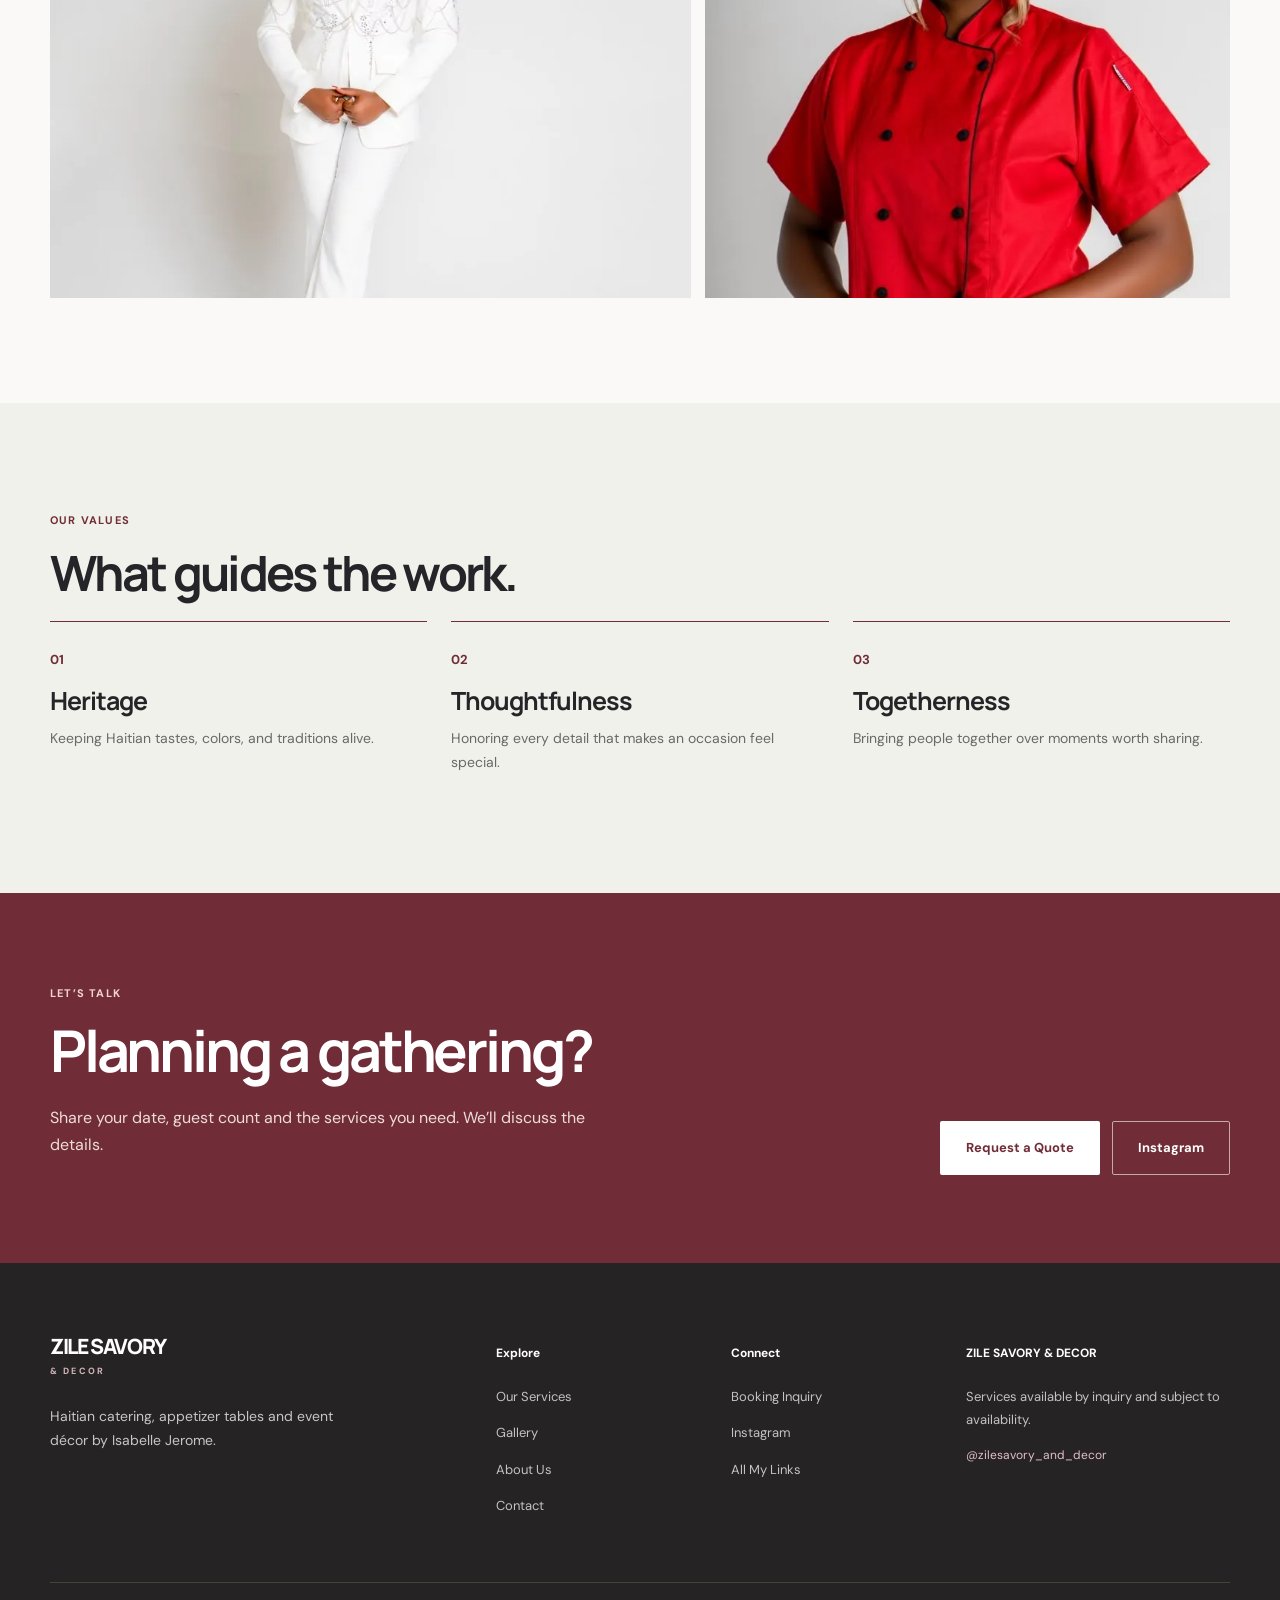
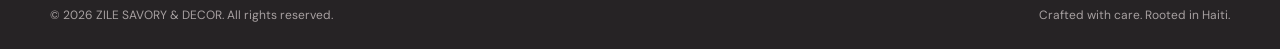
<file: about.html>
<!doctype html><html lang="en"><head><meta charset="utf-8"><meta name="viewport" content="width=device-width, initial-scale=1"><meta name="theme-color" content="#5b292c"><title>About Isabelle | ZILE SAVORY & DECOR</title><meta name="description" content="Meet Isabelle Jerome, founder of Zile Savory &amp; Decor, a Haitian-inspired catering and event decor business."><meta property="og:type" content="website"><meta property="og:title" content="About Isabelle | ZILE SAVORY &amp; DECOR"><meta property="og:description" content="Meet Isabelle Jerome, founder of Zile Savory &amp; Decor, a Haitian-inspired catering and event decor business."><meta property="og:image" content="assets/isabelle-chef.webp"><link rel="icon" href="assets/favicon.svg" type="image/svg+xml"><link rel="stylesheet" href="css/style.css"><link rel="stylesheet" href="css/refined.css"><link rel="preconnect" href="https://fonts.googleapis.com"><link rel="preconnect" href="https://fonts.gstatic.com" crossorigin>
<script type="application/ld+json">{"@context":"https://schema.org","@type":"Organization","name":"ZILE SAVORY & DECOR","description":"Haitian-inspired catering and event decoration by Isabelle Jerome.","founder":{"@type":"Person","name":"Isabelle Jerome"},"sameAs":["https://www.instagram.com/zilesavory_and_decor/"]}</script></head><body data-page="about"><a class="skip-link" href="#main">Skip to content</a><div class="topline" data-i18n="topline">Haitian flavors. Unforgettable celebrations.</div>
<header class="site-header"><div class="container header-inner"><a class="brand" href="index.html" aria-label="Zile Savory and Decor home"><span class="brand-symbol" aria-hidden="true">ZS</span><span><span class="brand-name">ZILE SAVORY</span><span class="brand-sub">&amp; DECOR</span></span></a>
<div class="header-right"><nav class="nav" id="main-nav" aria-label="Main navigation"><a class="nav-link" href="index.html"  data-i18n="nav.home">Home</a><a class="nav-link" href="services.html"  data-i18n="nav.services">Services</a><a class="nav-link" href="gallery.html"  data-i18n="nav.gallery">Gallery</a><a class="nav-link" href="about.html" aria-current=page data-i18n="nav.about">Our Story</a><a class="nav-link" href="contact.html"  data-i18n="nav.contact">Contact</a></nav><div class="language-switch" aria-label="Language"><button type="button" data-language="en" aria-pressed="true">EN</button><button type="button" data-language="fr" aria-pressed="false">FR</button></div><a class="header-cta" href="https://form.jotform.com/261891107330048" target="_blank" rel="noopener noreferrer" data-i18n="nav.quote">Request a Quote</a><button type="button" class="menu-toggle" aria-expanded="false" aria-label="Open menu" aria-controls="main-nav"><span class="menu-lines"></span></button></div></div></header><main id="main"><section class="page-hero"><div class="container"><span class="kicker" data-i18n="abouthero.kicker">OUR STORY</span><h1 class="display" data-i18n-html="abouthero.title">Meet Isabelle.</h1><p class="body-intro" data-i18n="abouthero.intro">The story behind Zile Savory & Decor and its connection to Haitian cooking.</p></div></section><section class="section founder-section"><div class="container"><div class="about-grid"><img class="" src="assets/isabelle-chef.webp" alt="Isabelle Jerome in red professional chef jacket" loading=lazy decoding="async" width="900" height="1100"><div><span class="kicker" data-i18n="about.kicker">FOUNDER · ISABELLE JEROME</span><h2 class="section-title" data-i18n-html="about.title">A business built around sharing.</h2><p data-i18n="about.p1">Guided by determination and a love of food, Isabelle Jerome founded Zile Savory & Decor to transform nostalgia for Haitian flavors into something warm, welcoming, and accessible.</p><p data-i18n="about.p2">For Isabelle, cooking is more than a profession. It is a language that connects generations, places, and memories. Her dishes keep Haitian culture alive around the table.</p><p data-i18n="about.p3">That creative spirit extends to event décor — styling birthdays, brunches, and special gatherings with color, care, and personality.</p><p data-i18n="about.p4">Currently studying culinary arts, Isabelle continues to sharpen her craft. Her bartending certificate adds another dimension to her hospitality and presentation.</p><p class="founder-note" data-i18n="about.quote">Her work brings together culinary training, creativity and Haitian heritage.</p></div></div><div class="portrait-pair"><img class="" src="assets/isabelle-elegant.webp" alt="Isabelle Jerome wearing an elegant white suit" loading=lazy decoding="async" width="900" height="1100"><img class="" src="assets/isabelle-portrait.webp" alt="Isabelle Jerome in red chef uniform" loading=lazy decoding="async" width="900" height="1100"></div></div></section><section class="section pale-section"><div class="container"><span class="kicker" data-i18n="values.kicker">OUR VALUES</span><h2 class="section-title" data-i18n-html="values.title">What guides the work.</h2><div class="values-grid"><div class="value-card"><span>01</span><h3 data-i18n="v1.title">Heritage</h3><p data-i18n="v1.text">Keeping Haitian tastes, colors, and traditions alive.</p></div><div class="value-card"><span>02</span><h3 data-i18n="v2.title">Thoughtfulness</h3><p data-i18n="v2.text">Honoring every detail that makes an occasion feel special.</p></div><div class="value-card"><span>03</span><h3 data-i18n="v3.title">Togetherness</h3><p data-i18n="v3.text">Bringing people together over moments worth sharing.</p></div></div></div></section><section class="cta-band"><div class="container cta-layout"><div><span class="kicker kicker-light" data-i18n="cta.kicker">LET’S TALK</span><h2 class="section-title" data-i18n-html="cta.title">Planning a gathering?</h2><p data-i18n="cta.text">Share your date, guest count and the services you need. We’ll discuss the details.</p></div><div class="cta-actions"><a class="btn btn-light" href="https://form.jotform.com/261891107330048" target="_blank" rel="noopener noreferrer" data-i18n="cta.quote">Request a Quote</a><a class="btn btn-outline-light" href="https://www.instagram.com/zilesavory_and_decor/" target="_blank" rel="noopener noreferrer" data-i18n="cta.instagram">Instagram</a></div></div></section></main><footer class="site-footer"><div class="container"><div class="footer-grid"><div><a class="brand" href="index.html"><span class="brand-symbol" aria-hidden="true">ZS</span><span><span class="brand-name">ZILE SAVORY</span><span class="brand-sub">&amp; DECOR</span></span></a><p class="footer-intro" data-i18n="footer.desc">Haitian catering, appetizer tables and event décor by Isabelle Jerome.</p></div>
<div><p class="footer-heading" data-i18n="footer.explore">Explore</p><div class="footer-links"><a href="services.html" data-i18n="footer.services">Our Services</a><a href="gallery.html" data-i18n="footer.gallery">Gallery</a><a href="about.html" data-i18n="footer.about">About Us</a><a href="contact.html" data-i18n="footer.contact">Contact</a></div></div>
<div><p class="footer-heading" data-i18n="footer.connect">Connect</p><div class="footer-links"><a href="https://form.jotform.com/261891107330048" target="_blank" rel="noopener noreferrer" data-i18n="footer.booking">Booking Inquiry</a><a href="https://www.instagram.com/zilesavory_and_decor/" target="_blank" rel="noopener noreferrer" data-i18n="footer.social">Instagram</a><a href="https://zilesavoryanddecor.com/links/" data-i18n="footer.links">All My Links</a></div></div>
<div><p class="footer-heading">ZILE SAVORY &amp; DECOR</p><p class="footer-text" data-i18n="footer.availability">Services available by inquiry and subject to availability.</p><p class="announcement social-handle">@zilesavory_and_decor</p></div></div>
<div class="footer-bottom"><span>© <span data-year>2026</span> ZILE SAVORY &amp; DECOR. <span data-i18n="footer.rights">All rights reserved.</span></span><span>Crafted with care. Rooted in Haiti.</span></div></div></footer><script defer src="js/main.js"></script></body></html>
</file>
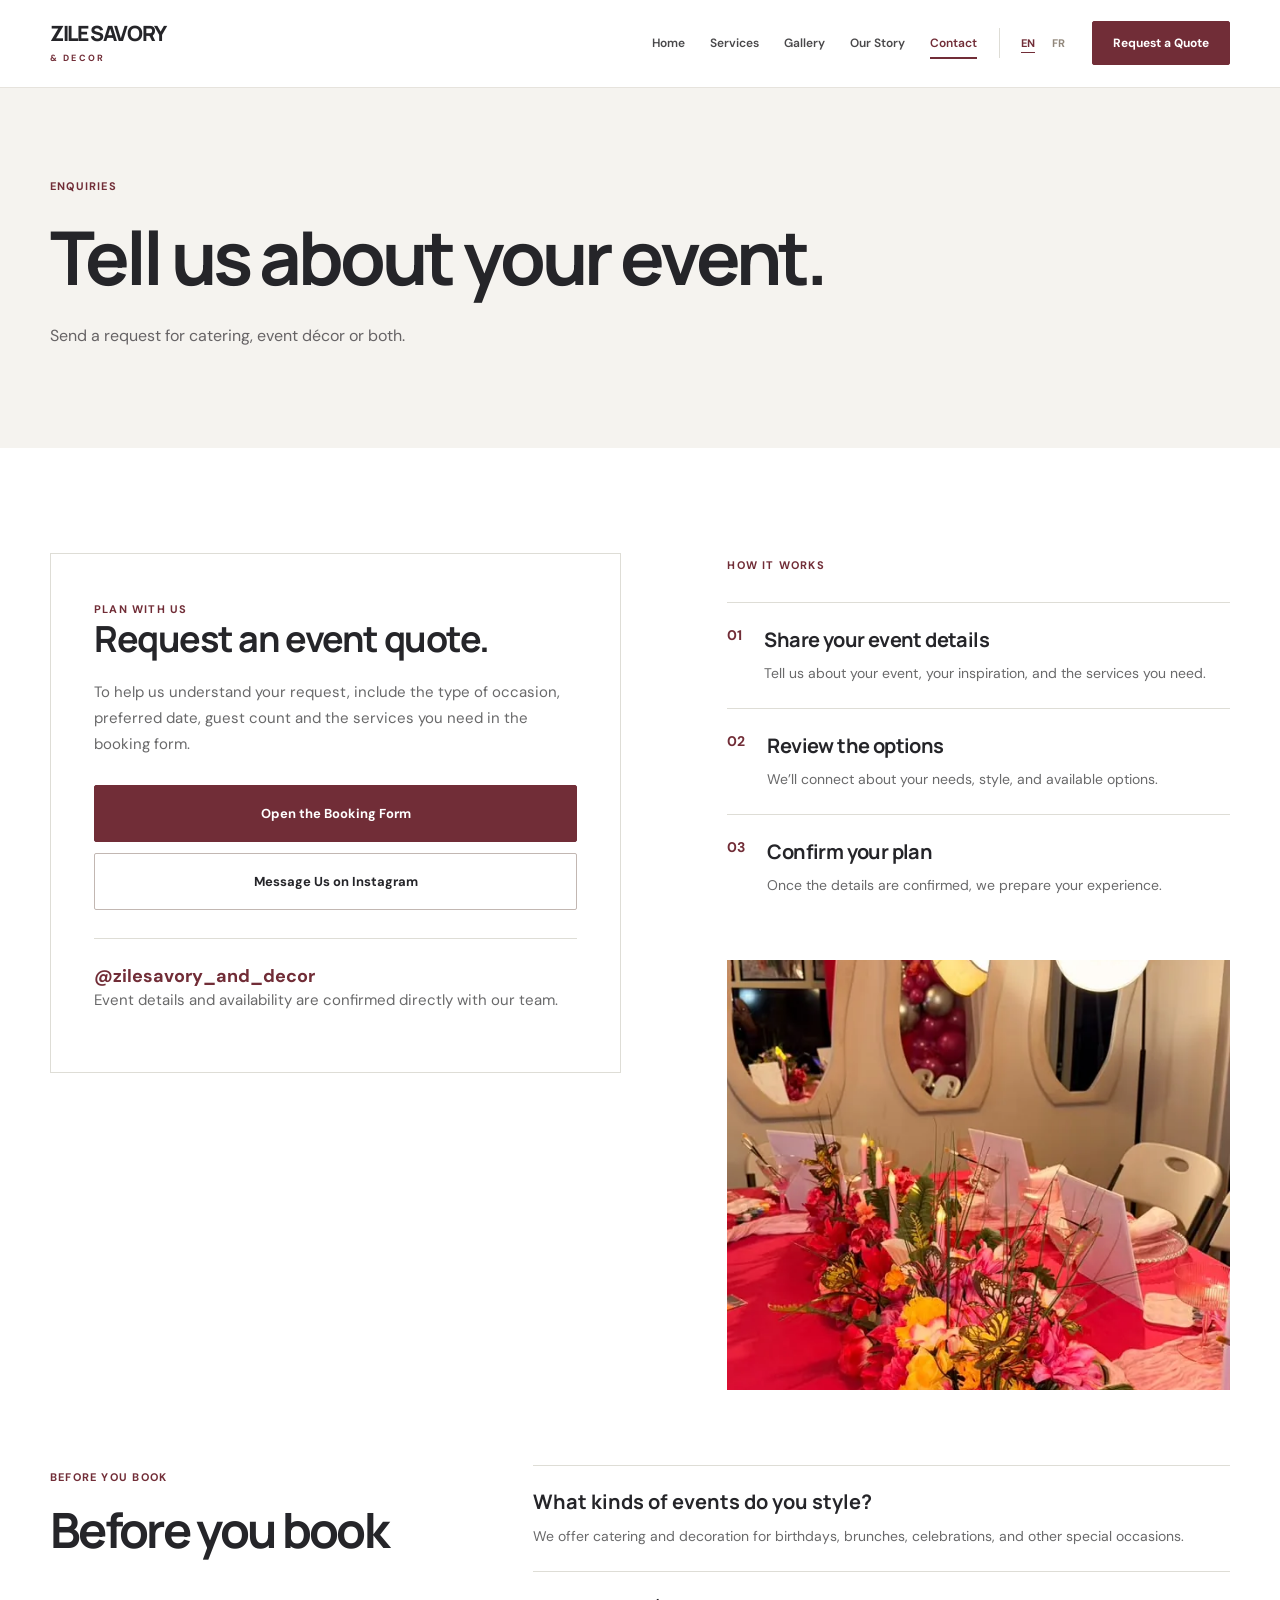
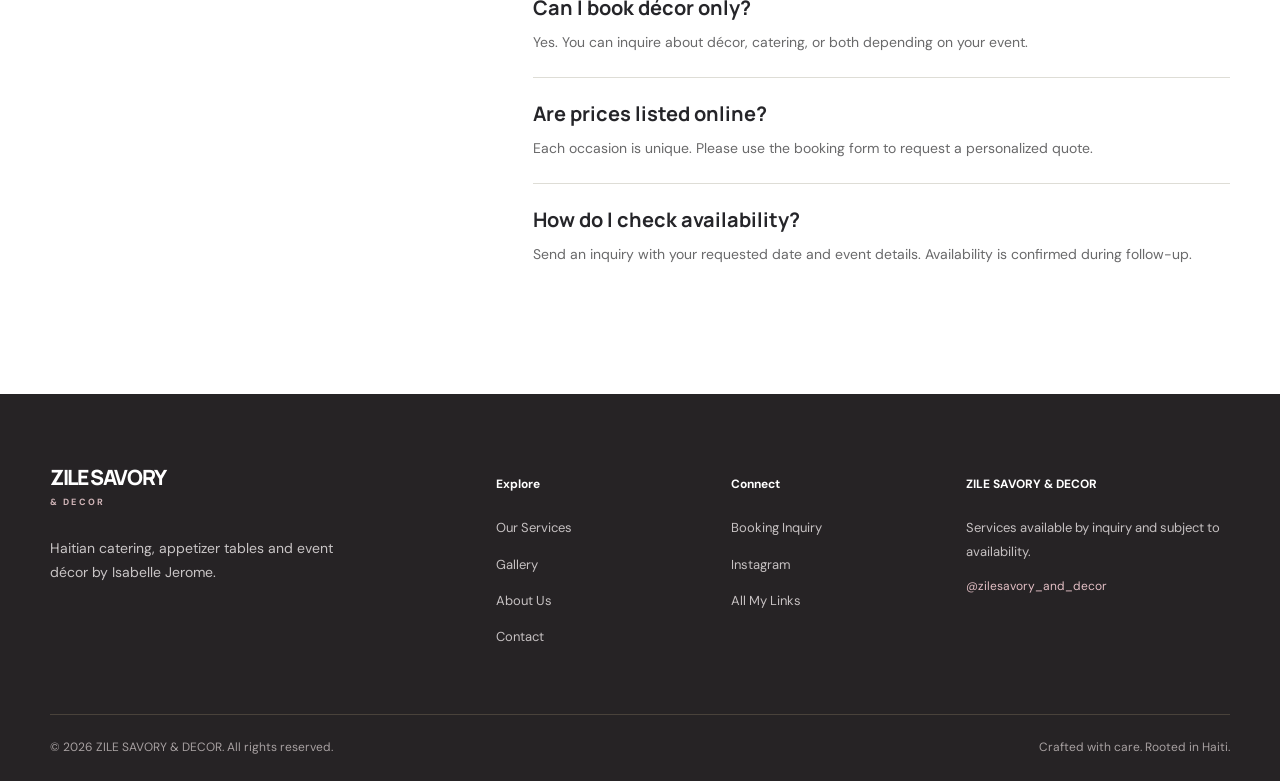
<file: contact.html>
<!doctype html><html lang="en"><head><meta charset="utf-8"><meta name="viewport" content="width=device-width, initial-scale=1"><meta name="theme-color" content="#5b292c"><title>Request a Quote | ZILE SAVORY & DECOR</title><meta name="description" content="Contact Zile Savory &amp; Decor by Isabelle Jerome to request catering, event decor, appetizer tables, or a celebration quote."><meta property="og:type" content="website"><meta property="og:title" content="Request a Quote | ZILE SAVORY &amp; DECOR"><meta property="og:description" content="Contact Zile Savory &amp; Decor by Isabelle Jerome to request catering, event decor, appetizer tables, or a celebration quote."><meta property="og:image" content="assets/hero-table.webp"><link rel="icon" href="assets/favicon.svg" type="image/svg+xml"><link rel="stylesheet" href="css/style.css"><link rel="stylesheet" href="css/refined.css"><link rel="preconnect" href="https://fonts.googleapis.com"><link rel="preconnect" href="https://fonts.gstatic.com" crossorigin>
<script type="application/ld+json">{"@context":"https://schema.org","@type":"Organization","name":"ZILE SAVORY & DECOR","description":"Haitian-inspired catering and event decoration by Isabelle Jerome.","founder":{"@type":"Person","name":"Isabelle Jerome"},"sameAs":["https://www.instagram.com/zilesavory_and_decor/"]}</script></head><body data-page="contact"><a class="skip-link" href="#main">Skip to content</a><div class="topline" data-i18n="topline">Haitian flavors. Unforgettable celebrations.</div>
<header class="site-header"><div class="container header-inner"><a class="brand" href="index.html" aria-label="Zile Savory and Decor home"><span class="brand-symbol" aria-hidden="true">ZS</span><span><span class="brand-name">ZILE SAVORY</span><span class="brand-sub">&amp; DECOR</span></span></a>
<div class="header-right"><nav class="nav" id="main-nav" aria-label="Main navigation"><a class="nav-link" href="index.html"  data-i18n="nav.home">Home</a><a class="nav-link" href="services.html"  data-i18n="nav.services">Services</a><a class="nav-link" href="gallery.html"  data-i18n="nav.gallery">Gallery</a><a class="nav-link" href="about.html"  data-i18n="nav.about">Our Story</a><a class="nav-link" href="contact.html" aria-current=page data-i18n="nav.contact">Contact</a></nav><div class="language-switch" aria-label="Language"><button type="button" data-language="en" aria-pressed="true">EN</button><button type="button" data-language="fr" aria-pressed="false">FR</button></div><a class="header-cta" href="https://form.jotform.com/261891107330048" target="_blank" rel="noopener noreferrer" data-i18n="nav.quote">Request a Quote</a><button type="button" class="menu-toggle" aria-expanded="false" aria-label="Open menu" aria-controls="main-nav"><span class="menu-lines"></span></button></div></div></header><main id="main"><section class="page-hero"><div class="container"><span class="kicker" data-i18n="contacthero.kicker">ENQUIRIES</span><h1 class="display" data-i18n-html="contacthero.title">Tell us about your event.</h1><p class="body-intro" data-i18n="contacthero.intro">Send a request for catering, event décor or both.</p></div></section><section class="section"><div class="container"><div class="contact-grid"><div class="contact-card"><span class="kicker" data-i18n="contact.kicker">PLAN WITH US</span><h2 data-i18n="contact.title">Request an event quote.</h2><p data-i18n="contact.text">To help us understand your request, include the type of occasion, preferred date, guest count and the services you need in the booking form.</p><div class="contact-links"><a class="btn btn-primary" href="https://form.jotform.com/261891107330048" target="_blank" rel="noopener noreferrer" data-i18n="contact.form">Open the Booking Form</a><a class="btn btn-outline" href="https://www.instagram.com/zilesavory_and_decor/" target="_blank" rel="noopener noreferrer" data-i18n="contact.insta">Message Us on Instagram</a></div><div class="contact-contactline"><strong>@zilesavory_and_decor</strong><p data-i18n="contact.note">Event details and availability are confirmed directly with our team.</p></div></div><div><div><span class="kicker" data-i18n="contact.process">How It Works</span><ol class="steps"><li><b>01</b><div><h3 data-i18n="step1.title">Share your event details</h3><p data-i18n="step1.text">Tell us about your event, your inspiration, and the services you need.</p></div></li><li><b>02</b><div><h3 data-i18n="step2.title">Review the options</h3><p data-i18n="step2.text">We’ll connect about your needs, style, and available options.</p></div></li><li><b>03</b><div><h3 data-i18n="step3.title">Confirm your plan</h3><p data-i18n="step3.text">Once the details are confirmed, we prepare your experience.</p></div></li></ol></div><img class="contact-side-photo" src="assets/hero-table.webp" alt="Event table featuring a lush pink flower arrangement" loading=lazy decoding="async" width="900" height="1100"></div></div><div class="faq"><div><span class="kicker" data-i18n="faq.title">Before You Book</span><h2 class="section-title">Before you book</h2></div><div><div class="faq-item"><h3 data-i18n="faq1.q">What kinds of events do you style?</h3><p data-i18n="faq1.a">We offer catering and decoration for birthdays, brunches, celebrations, and other special occasions.</p></div><div class="faq-item"><h3 data-i18n="faq2.q">Can I book décor only?</h3><p data-i18n="faq2.a">Yes. You can inquire about décor, catering, or both depending on your event.</p></div><div class="faq-item"><h3 data-i18n="faq3.q">Are prices listed online?</h3><p data-i18n="faq3.a">Each occasion is unique. Please use the booking form to request a personalized quote.</p></div><div class="faq-item"><h3 data-i18n="faq4.q">How do I check availability?</h3><p data-i18n="faq4.a">Send an inquiry with your requested date and event details. Availability is confirmed during follow-up.</p></div></div></div></div></section></main><footer class="site-footer"><div class="container"><div class="footer-grid"><div><a class="brand" href="index.html"><span class="brand-symbol" aria-hidden="true">ZS</span><span><span class="brand-name">ZILE SAVORY</span><span class="brand-sub">&amp; DECOR</span></span></a><p class="footer-intro" data-i18n="footer.desc">Haitian catering, appetizer tables and event décor by Isabelle Jerome.</p></div>
<div><p class="footer-heading" data-i18n="footer.explore">Explore</p><div class="footer-links"><a href="services.html" data-i18n="footer.services">Our Services</a><a href="gallery.html" data-i18n="footer.gallery">Gallery</a><a href="about.html" data-i18n="footer.about">About Us</a><a href="contact.html" data-i18n="footer.contact">Contact</a></div></div>
<div><p class="footer-heading" data-i18n="footer.connect">Connect</p><div class="footer-links"><a href="https://form.jotform.com/261891107330048" target="_blank" rel="noopener noreferrer" data-i18n="footer.booking">Booking Inquiry</a><a href="https://www.instagram.com/zilesavory_and_decor/" target="_blank" rel="noopener noreferrer" data-i18n="footer.social">Instagram</a><a href="https://zilesavoryanddecor.com/links/" data-i18n="footer.links">All My Links</a></div></div>
<div><p class="footer-heading">ZILE SAVORY &amp; DECOR</p><p class="footer-text" data-i18n="footer.availability">Services available by inquiry and subject to availability.</p><p class="announcement social-handle">@zilesavory_and_decor</p></div></div>
<div class="footer-bottom"><span>© <span data-year>2026</span> ZILE SAVORY &amp; DECOR. <span data-i18n="footer.rights">All rights reserved.</span></span><span>Crafted with care. Rooted in Haiti.</span></div></div></footer><script defer src="js/main.js"></script></body></html>
</file>
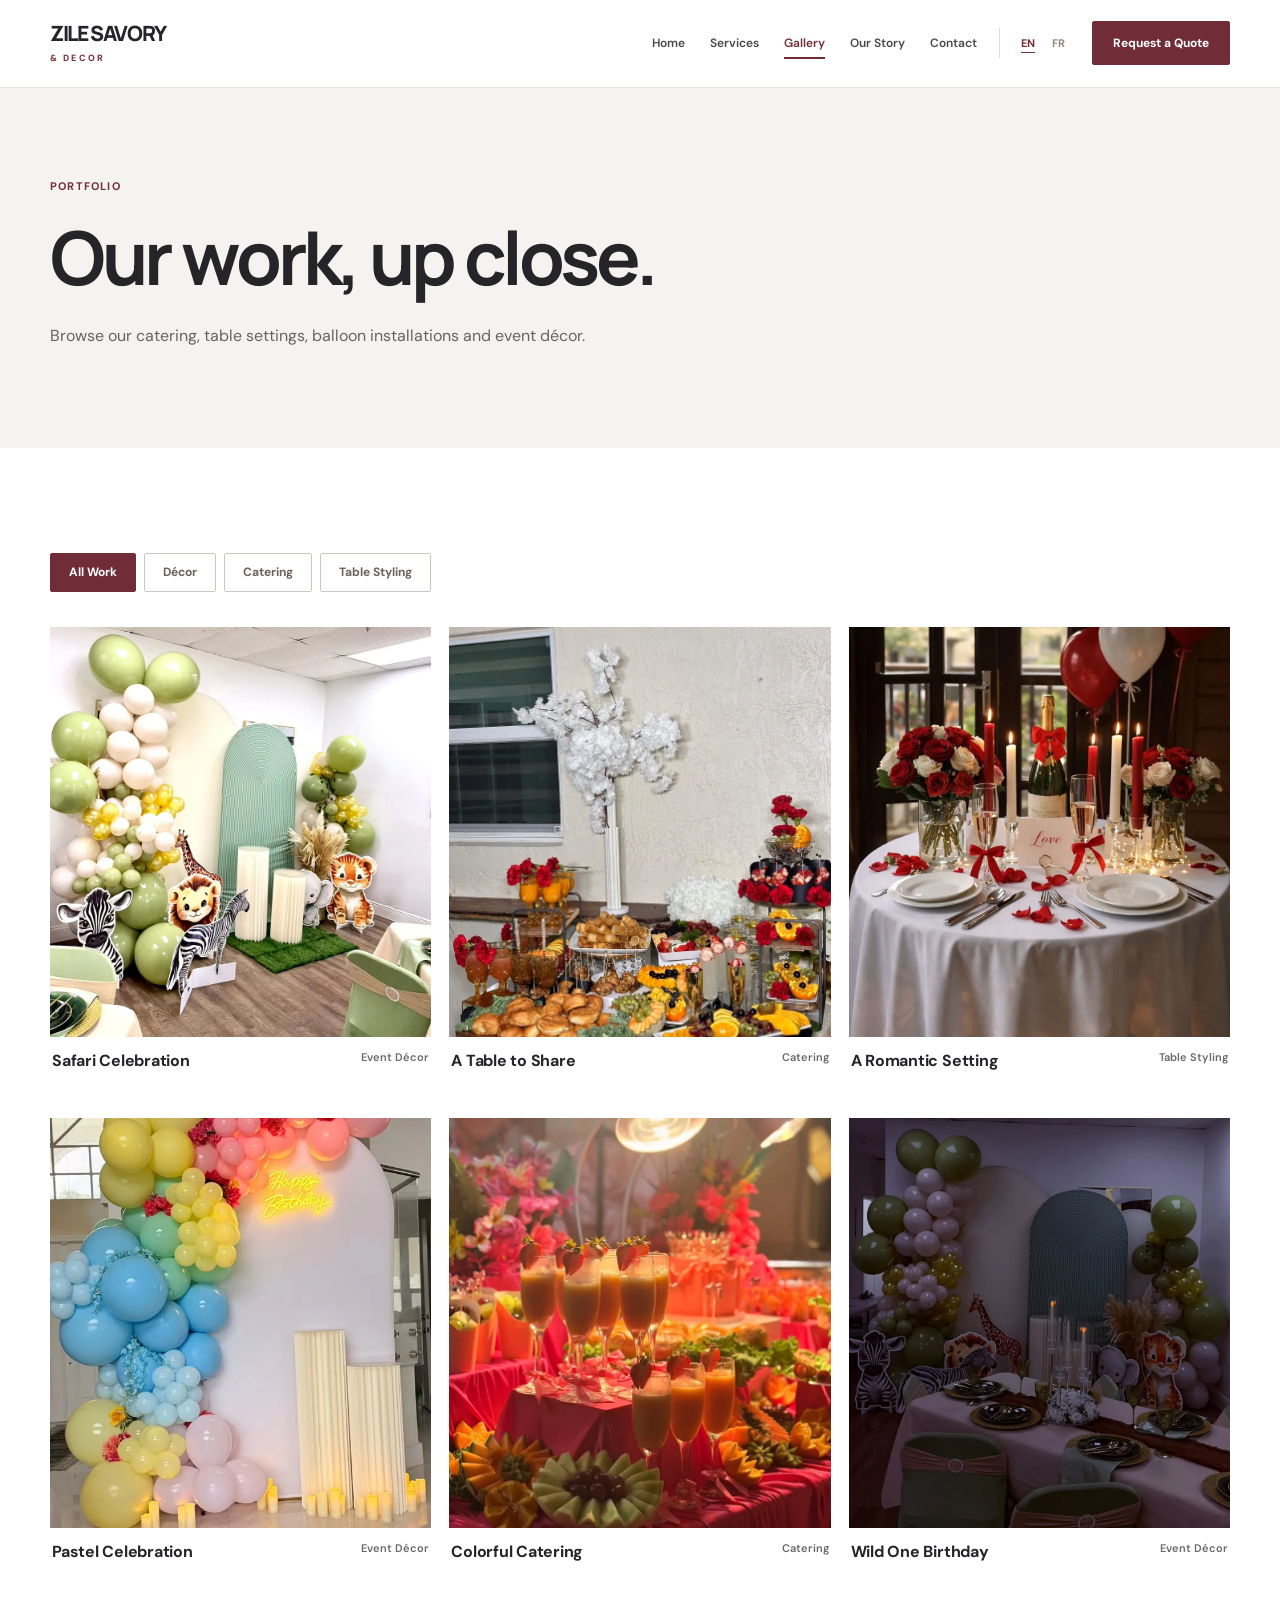
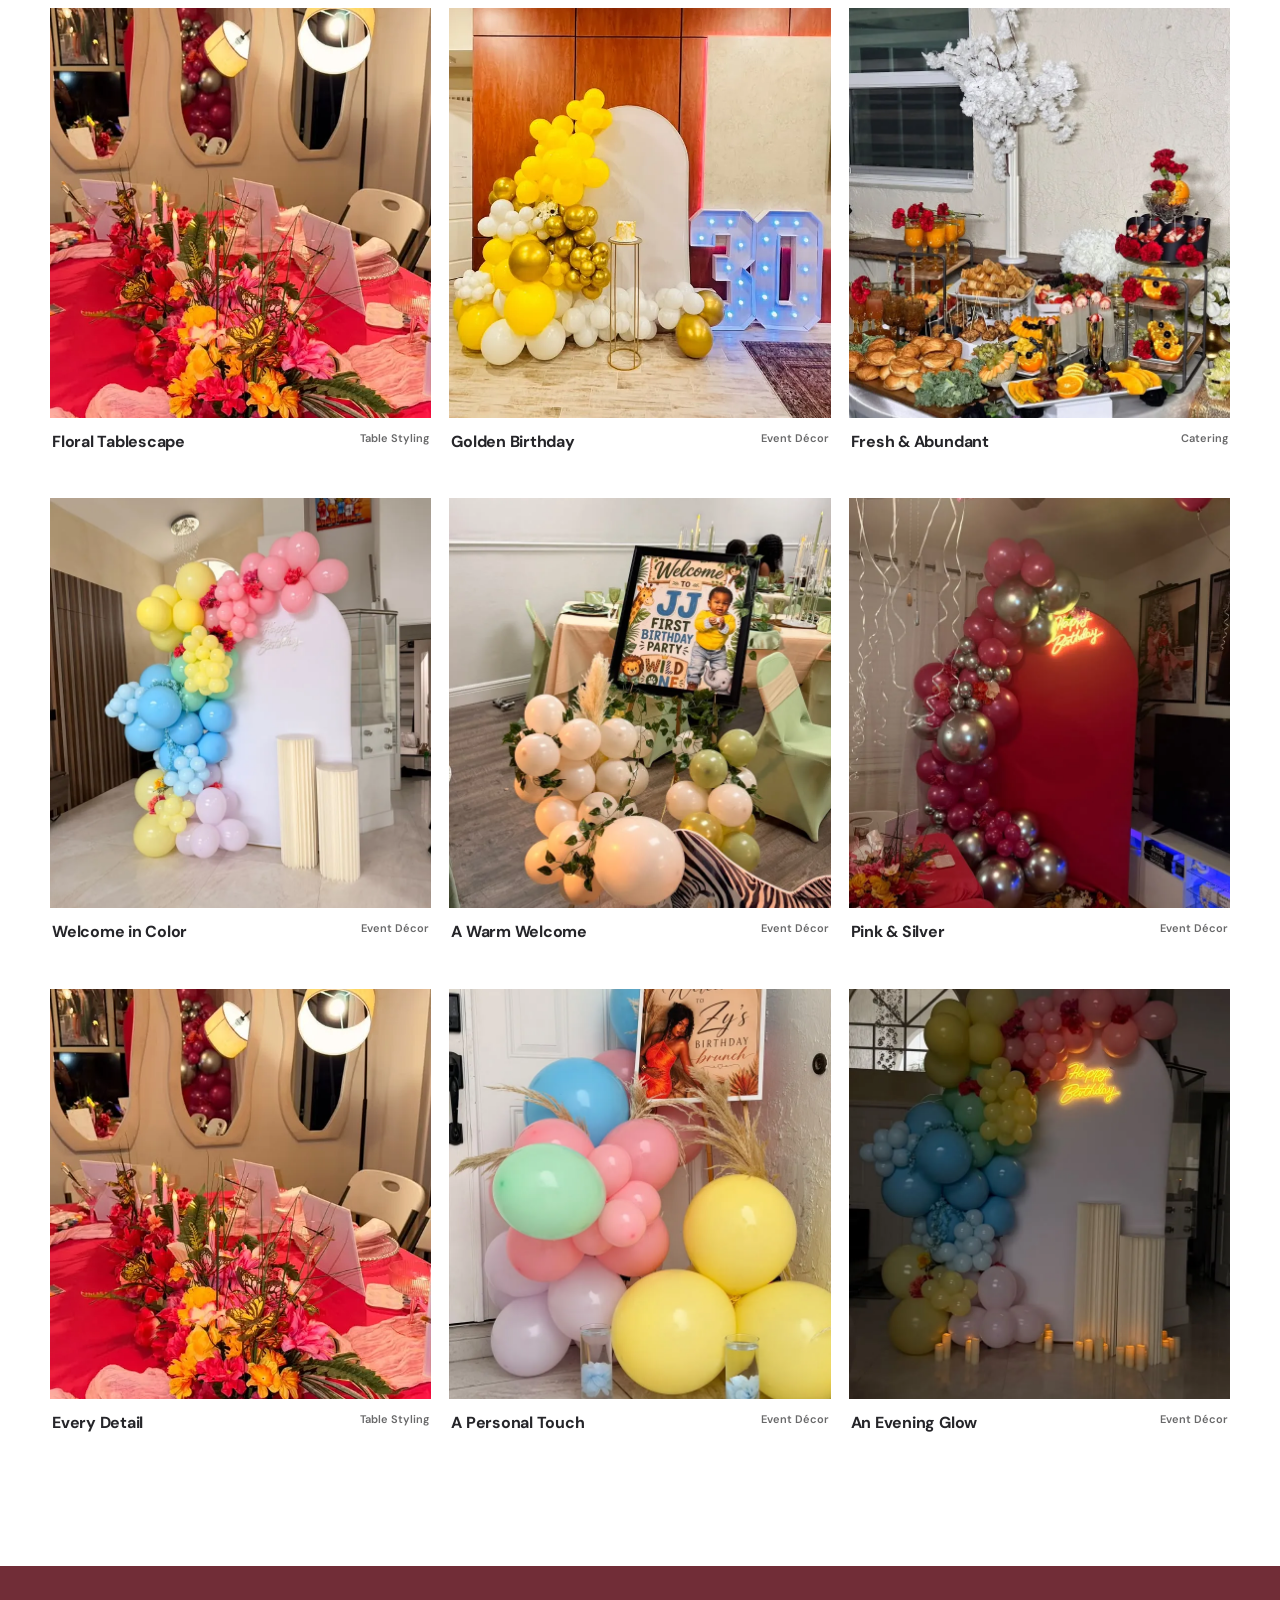
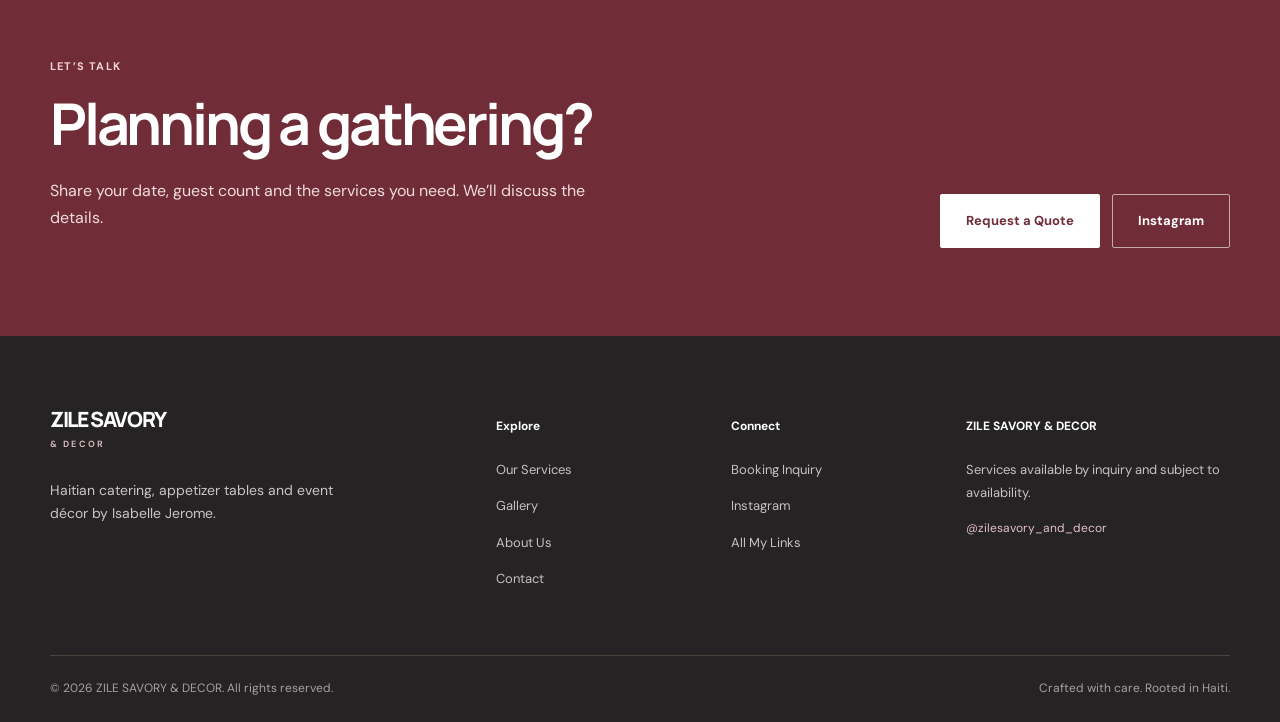
<file: gallery.html>
<!doctype html><html lang="en"><head><meta charset="utf-8"><meta name="viewport" content="width=device-width, initial-scale=1"><meta name="theme-color" content="#5b292c"><title>Gallery | ZILE SAVORY & DECOR</title><meta name="description" content="View Zile Savory &amp; Decor event decorations, balloon installations, catering spreads, and beautiful table settings."><meta property="og:type" content="website"><meta property="og:title" content="Gallery | ZILE SAVORY &amp; DECOR"><meta property="og:description" content="View Zile Savory &amp; Decor event decorations, balloon installations, catering spreads, and beautiful table settings."><meta property="og:image" content="assets/pastel-celebration.webp"><link rel="icon" href="assets/favicon.svg" type="image/svg+xml"><link rel="stylesheet" href="css/style.css"><link rel="stylesheet" href="css/refined.css"><link rel="preconnect" href="https://fonts.googleapis.com"><link rel="preconnect" href="https://fonts.gstatic.com" crossorigin>
<script type="application/ld+json">{"@context":"https://schema.org","@type":"Organization","name":"ZILE SAVORY & DECOR","description":"Haitian-inspired catering and event decoration by Isabelle Jerome.","founder":{"@type":"Person","name":"Isabelle Jerome"},"sameAs":["https://www.instagram.com/zilesavory_and_decor/"]}</script></head><body data-page="gallery"><a class="skip-link" href="#main">Skip to content</a><div class="topline" data-i18n="topline">Haitian flavors. Unforgettable celebrations.</div>
<header class="site-header"><div class="container header-inner"><a class="brand" href="index.html" aria-label="Zile Savory and Decor home"><span class="brand-symbol" aria-hidden="true">ZS</span><span><span class="brand-name">ZILE SAVORY</span><span class="brand-sub">&amp; DECOR</span></span></a>
<div class="header-right"><nav class="nav" id="main-nav" aria-label="Main navigation"><a class="nav-link" href="index.html"  data-i18n="nav.home">Home</a><a class="nav-link" href="services.html"  data-i18n="nav.services">Services</a><a class="nav-link" href="gallery.html" aria-current=page data-i18n="nav.gallery">Gallery</a><a class="nav-link" href="about.html"  data-i18n="nav.about">Our Story</a><a class="nav-link" href="contact.html"  data-i18n="nav.contact">Contact</a></nav><div class="language-switch" aria-label="Language"><button type="button" data-language="en" aria-pressed="true">EN</button><button type="button" data-language="fr" aria-pressed="false">FR</button></div><a class="header-cta" href="https://form.jotform.com/261891107330048" target="_blank" rel="noopener noreferrer" data-i18n="nav.quote">Request a Quote</a><button type="button" class="menu-toggle" aria-expanded="false" aria-label="Open menu" aria-controls="main-nav"><span class="menu-lines"></span></button></div></div></header><main id="main"><section class="page-hero"><div class="container"><span class="kicker" data-i18n="galleryhero.kicker">PORTFOLIO</span><h1 class="display" data-i18n-html="galleryhero.title">Our work, up close.</h1><p class="body-intro" data-i18n="galleryhero.intro">Browse our catering, table settings, balloon installations and event décor.</p></div></section><section class="section"><div class="container"><div class="gallery-page-controls" role="group" aria-label="Filter gallery"><button type="button" class="filter-btn" data-filter="all" aria-pressed="true" data-i18n="filter.all">All Work</button><button type="button" class="filter-btn" data-filter="decor" aria-pressed="false" data-i18n="filter.decor">Décor</button><button type="button" class="filter-btn" data-filter="catering" aria-pressed="false" data-i18n="filter.catering">Catering</button><button type="button" class="filter-btn" data-filter="tables" aria-pressed="false" data-i18n="filter.tables">Table Styling</button></div><div class="portfolio-grid"><figure class="portfolio-card" data-category="decor"><img class="" src="assets/hero-decor.webp" alt="Safari-inspired birthday backdrop with sage balloons and animal cutouts" loading=lazy decoding="async" width="900" height="1100"><figcaption><span>Safari Celebration</span><span class="category">Event Décor</span></figcaption></figure><figure class="portfolio-card" data-category="catering"><img class="" src="assets/catering-buffet.webp" alt="Generous catered table with fruit, pastries, and appetizers" loading=lazy decoding="async" width="900" height="1100"><figcaption><span>A Table to Share</span><span class="category">Catering</span></figcaption></figure><figure class="portfolio-card" data-category="tables"><img class="" src="assets/romantic-dining.webp" alt="Romantic candlelit table decorated with red roses" loading=lazy decoding="async" width="900" height="1100"><figcaption><span>A Romantic Setting</span><span class="category">Table Styling</span></figcaption></figure><figure class="portfolio-card" data-category="decor"><img class="" src="assets/pastel-celebration.webp" alt="Pastel floral balloon arrangement around happy birthday arch" loading=lazy decoding="async" width="900" height="1100"><figcaption><span>Pastel Celebration</span><span class="category">Event Décor</span></figcaption></figure><figure class="portfolio-card" data-category="catering"><img class="" src="assets/pink-catering.webp" alt="Pink themed buffet with fruit and drinks" loading=lazy decoding="async" width="900" height="1100"><figcaption><span>Colorful Catering</span><span class="category">Catering</span></figcaption></figure><figure class="portfolio-card" data-category="decor"><img class="" src="assets/safari-party.webp" alt="Green balloons and a luxury safari party backdrop" loading=lazy decoding="async" width="900" height="1100"><figcaption><span>Wild One Birthday</span><span class="category">Event Décor</span></figcaption></figure><figure class="portfolio-card" data-category="tables"><img class="" src="assets/floral-tablescape.webp" alt="Centerpiece of pink flowers and foliage on celebration table" loading=lazy decoding="async" width="900" height="1100"><figcaption><span>Floral Tablescape</span><span class="category">Table Styling</span></figcaption></figure><figure class="portfolio-card" data-category="decor"><img class="" src="assets/birthday-gold.webp" alt="Yellow, gold, and white birthday balloon installation with large 30" loading=lazy decoding="async" width="900" height="1100"><figcaption><span>Golden Birthday</span><span class="category">Event Décor</span></figcaption></figure><figure class="portfolio-card" data-category="catering"><img class="" src="assets/catering-spread.webp" alt="Close view of fruit and pastry food display" loading=lazy decoding="async" width="900" height="1100"><figcaption><span>Fresh & Abundant</span><span class="category">Catering</span></figcaption></figure><figure class="portfolio-card" data-category="decor"><img class="" src="assets/pastel-details.webp" alt="Pastel balloons with floral accents and a welcome board" loading=lazy decoding="async" width="900" height="1100"><figcaption><span>Welcome in Color</span><span class="category">Event Décor</span></figcaption></figure><figure class="portfolio-card" data-category="decor"><img class="" src="assets/safari-welcome.webp" alt="Safari first birthday welcome sign surrounded by balloons" loading=lazy decoding="async" width="900" height="1100"><figcaption><span>A Warm Welcome</span><span class="category">Event Décor</span></figcaption></figure><figure class="portfolio-card" data-category="decor"><img class="" src="assets/pink-celebration.webp" alt="Pink balloon and silver metallic birthday backdrop" loading=lazy decoding="async" width="900" height="1100"><figcaption><span>Pink & Silver</span><span class="category">Event Décor</span></figcaption></figure><figure class="portfolio-card" data-category="tables"><img class="" src="assets/hero-table.webp" alt="Elegant vivid flower centerpiece at party table" loading=lazy decoding="async" width="900" height="1100"><figcaption><span>Every Detail</span><span class="category">Table Styling</span></figcaption></figure><figure class="portfolio-card" data-category="decor"><img class="" src="assets/welcome-day.webp" alt="Pastel balloon welcome sign at entryway" loading=lazy decoding="async" width="900" height="1100"><figcaption><span>A Personal Touch</span><span class="category">Event Décor</span></figcaption></figure><figure class="portfolio-card" data-category="decor"><img class="" src="assets/pastel-evening.webp" alt="Glowing birthday balloons with warm lighting" loading=lazy decoding="async" width="900" height="1100"><figcaption><span>An Evening Glow</span><span class="category">Event Décor</span></figcaption></figure></div></div></section><div class="lightbox" role="dialog" aria-modal="true" aria-label="Gallery image" aria-hidden="false"><button class="lightbox-close" type="button" aria-label="Close image">×</button><img alt=""><p class="lightbox-caption"></p></div><section class="cta-band"><div class="container cta-layout"><div><span class="kicker kicker-light" data-i18n="cta.kicker">LET’S TALK</span><h2 class="section-title" data-i18n-html="cta.title">Planning a gathering?</h2><p data-i18n="cta.text">Share your date, guest count and the services you need. We’ll discuss the details.</p></div><div class="cta-actions"><a class="btn btn-light" href="https://form.jotform.com/261891107330048" target="_blank" rel="noopener noreferrer" data-i18n="cta.quote">Request a Quote</a><a class="btn btn-outline-light" href="https://www.instagram.com/zilesavory_and_decor/" target="_blank" rel="noopener noreferrer" data-i18n="cta.instagram">Instagram</a></div></div></section></main><footer class="site-footer"><div class="container"><div class="footer-grid"><div><a class="brand" href="index.html"><span class="brand-symbol" aria-hidden="true">ZS</span><span><span class="brand-name">ZILE SAVORY</span><span class="brand-sub">&amp; DECOR</span></span></a><p class="footer-intro" data-i18n="footer.desc">Haitian catering, appetizer tables and event décor by Isabelle Jerome.</p></div>
<div><p class="footer-heading" data-i18n="footer.explore">Explore</p><div class="footer-links"><a href="services.html" data-i18n="footer.services">Our Services</a><a href="gallery.html" data-i18n="footer.gallery">Gallery</a><a href="about.html" data-i18n="footer.about">About Us</a><a href="contact.html" data-i18n="footer.contact">Contact</a></div></div>
<div><p class="footer-heading" data-i18n="footer.connect">Connect</p><div class="footer-links"><a href="https://form.jotform.com/261891107330048" target="_blank" rel="noopener noreferrer" data-i18n="footer.booking">Booking Inquiry</a><a href="https://www.instagram.com/zilesavory_and_decor/" target="_blank" rel="noopener noreferrer" data-i18n="footer.social">Instagram</a><a href="https://zilesavoryanddecor.com/links/" data-i18n="footer.links">All My Links</a></div></div>
<div><p class="footer-heading">ZILE SAVORY &amp; DECOR</p><p class="footer-text" data-i18n="footer.availability">Services available by inquiry and subject to availability.</p><p class="announcement social-handle">@zilesavory_and_decor</p></div></div>
<div class="footer-bottom"><span>© <span data-year>2026</span> ZILE SAVORY &amp; DECOR. <span data-i18n="footer.rights">All rights reserved.</span></span><span>Crafted with care. Rooted in Haiti.</span></div></div></footer><script defer src="js/main.js"></script></body></html>
</file>
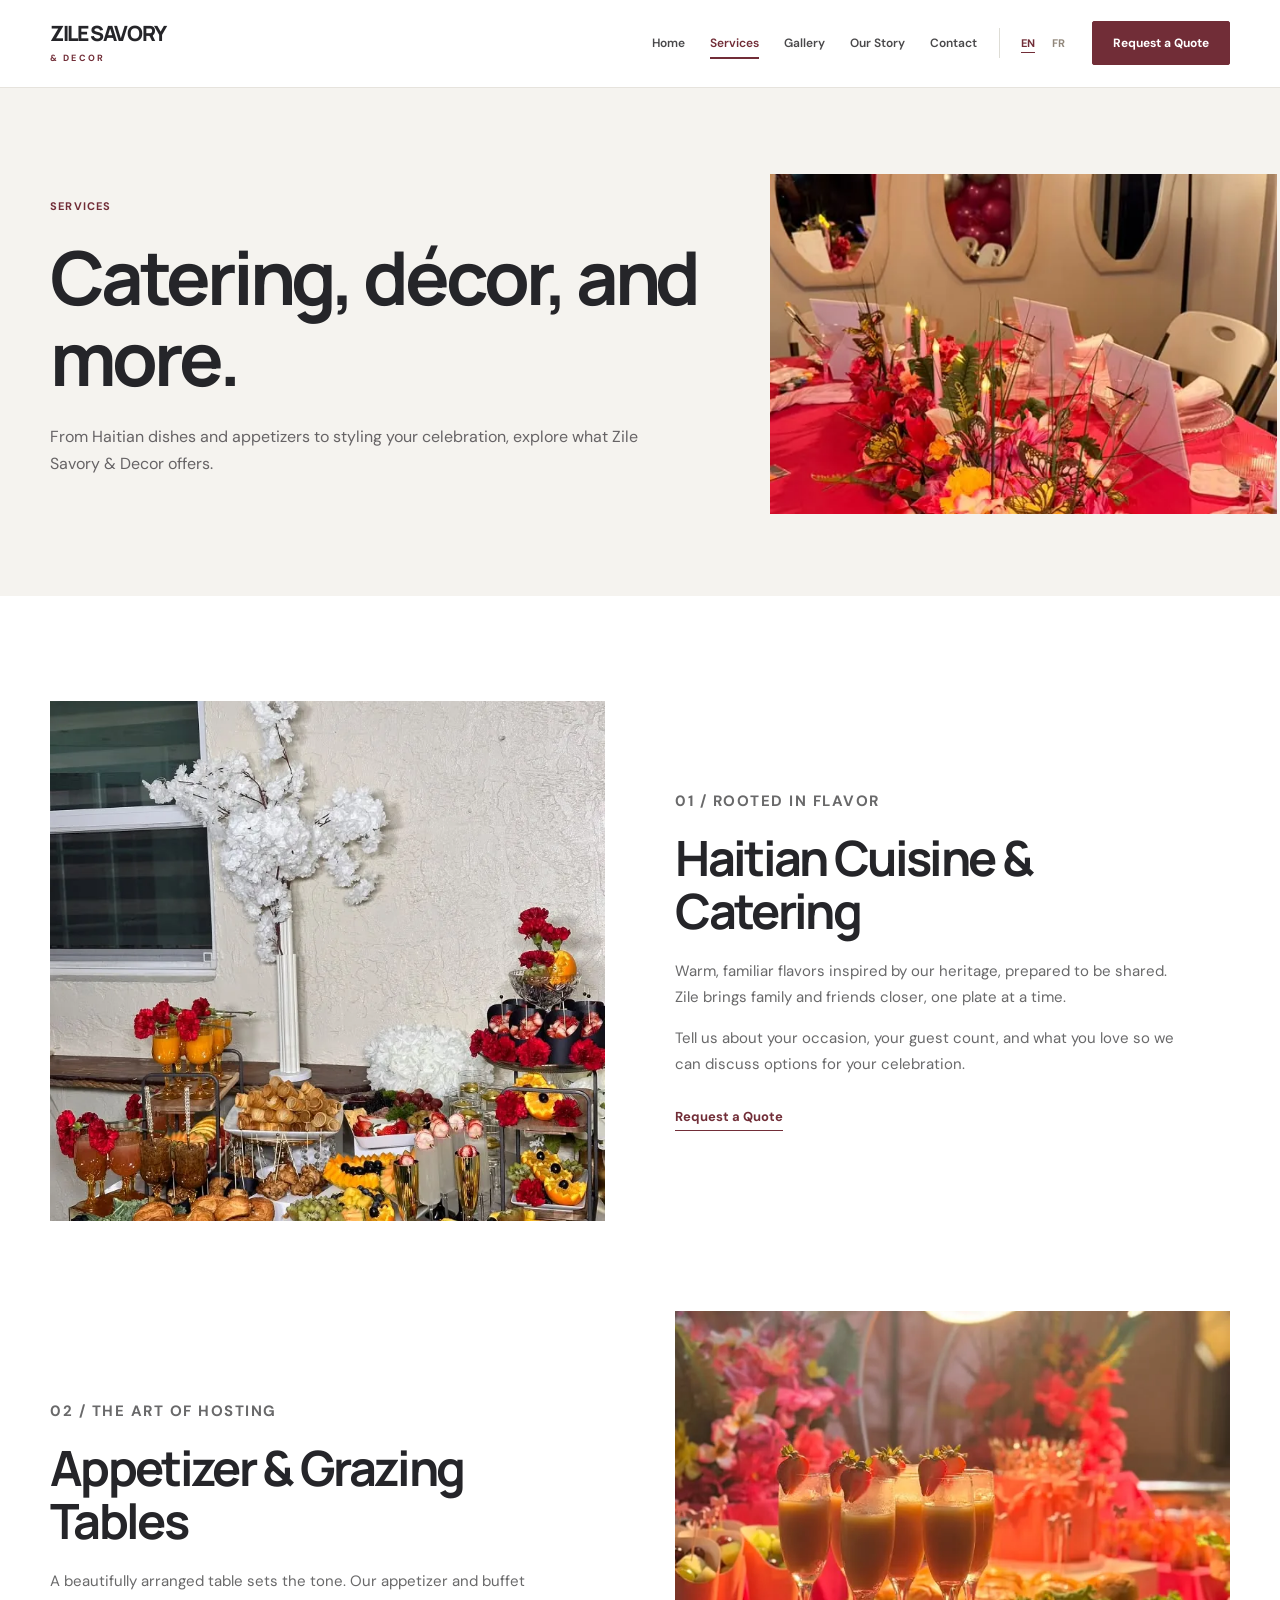
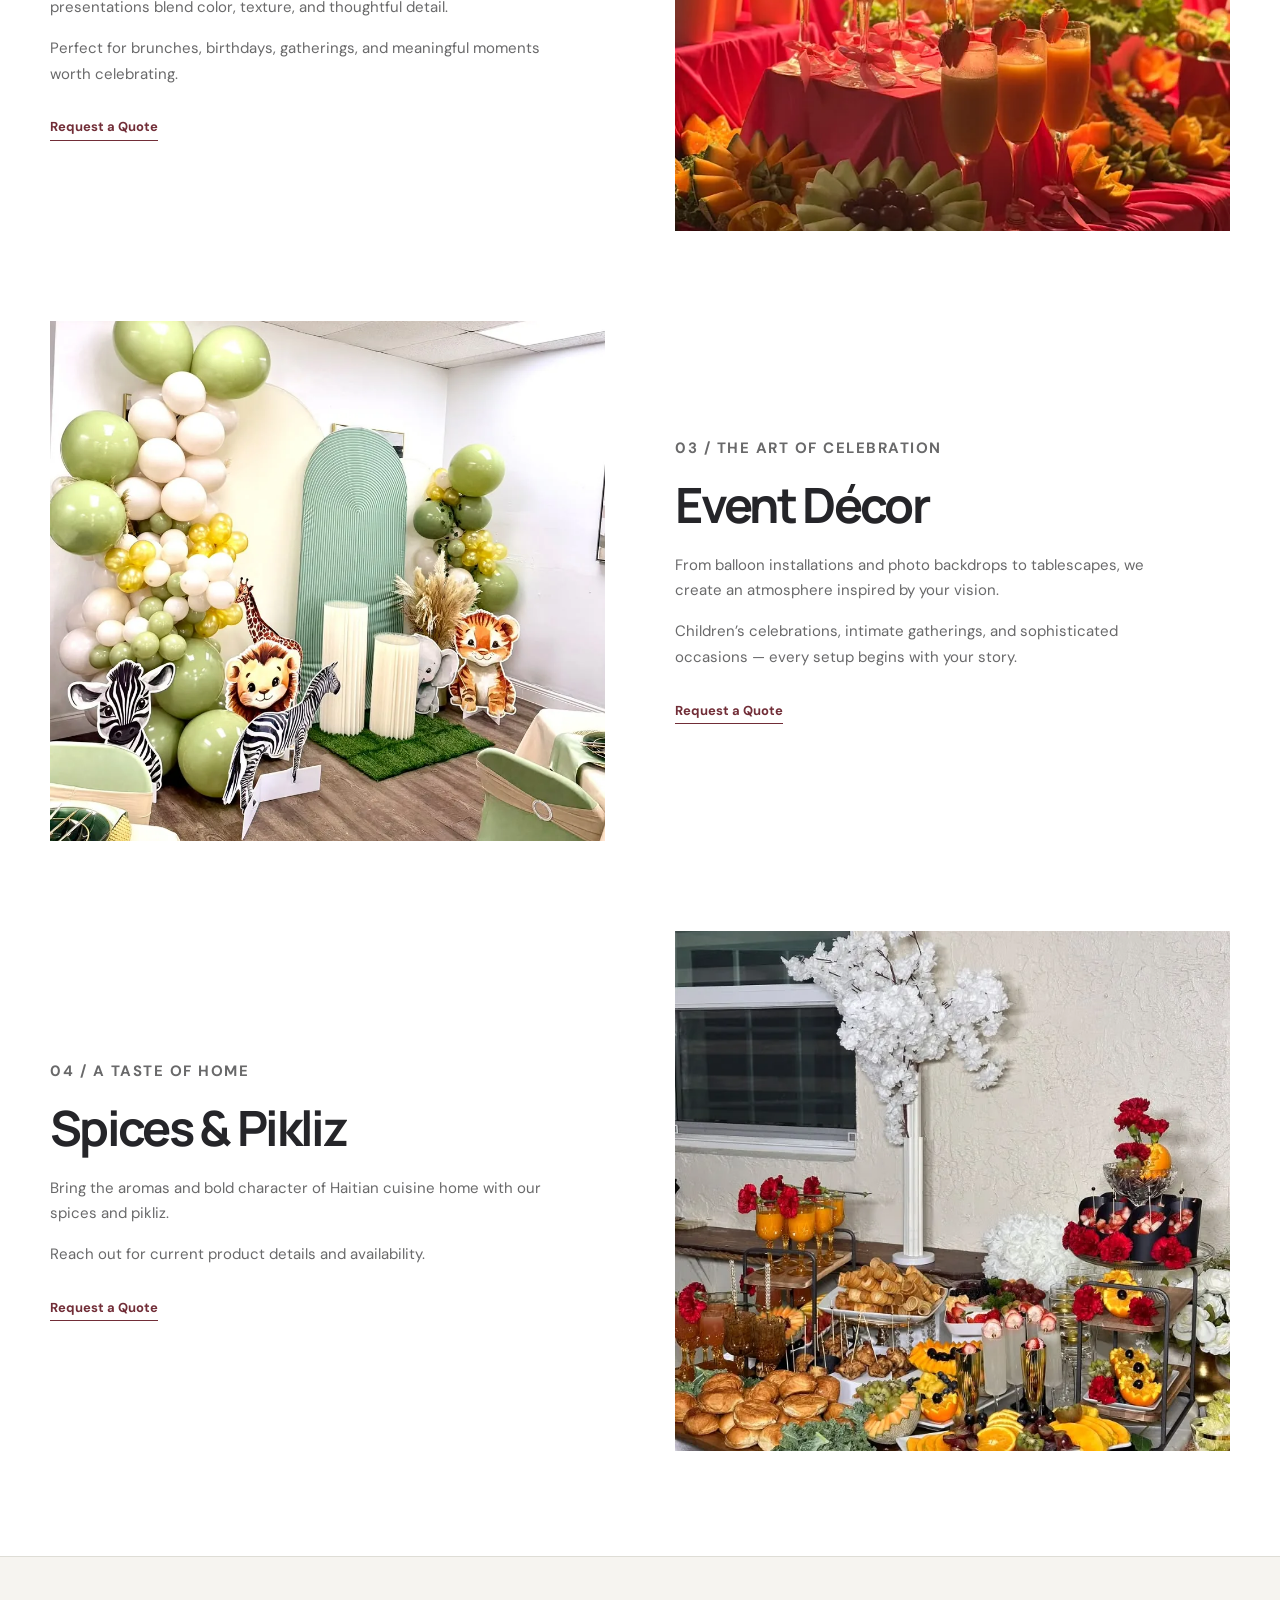
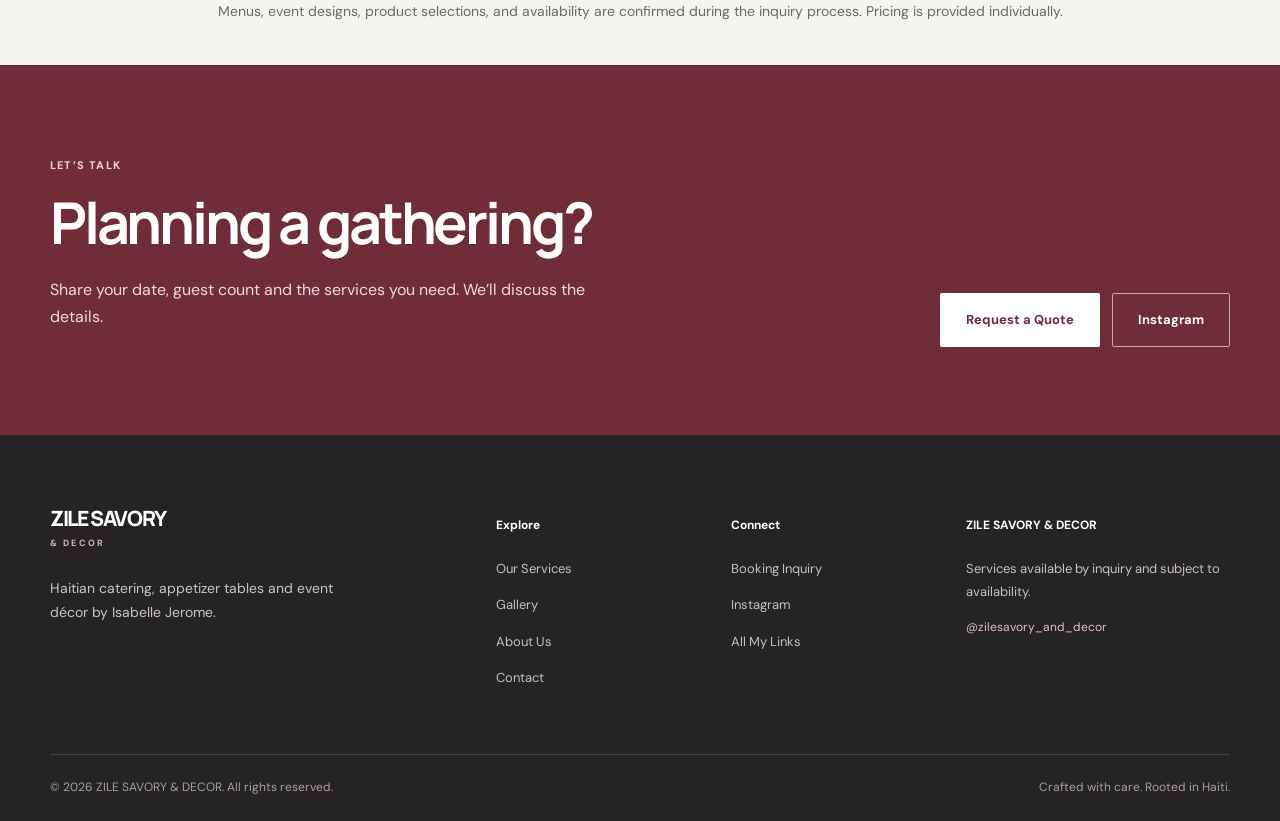
<file: services.html>
<!doctype html><html lang="en"><head><meta charset="utf-8"><meta name="viewport" content="width=device-width, initial-scale=1"><meta name="theme-color" content="#5b292c"><title>Services | ZILE SAVORY & DECOR</title><meta name="description" content="Explore Haitian catering, appetizer tables, custom event decor, spices and pikliz from Zile Savory &amp; Decor."><meta property="og:type" content="website"><meta property="og:title" content="Services | ZILE SAVORY &amp; DECOR"><meta property="og:description" content="Explore Haitian catering, appetizer tables, custom event decor, spices and pikliz from Zile Savory &amp; Decor."><meta property="og:image" content="assets/catering-buffet.webp"><link rel="icon" href="assets/favicon.svg" type="image/svg+xml"><link rel="stylesheet" href="css/style.css"><link rel="stylesheet" href="css/refined.css"><link rel="preconnect" href="https://fonts.googleapis.com"><link rel="preconnect" href="https://fonts.gstatic.com" crossorigin>
<script type="application/ld+json">{"@context":"https://schema.org","@type":"Organization","name":"ZILE SAVORY & DECOR","description":"Haitian-inspired catering and event decoration by Isabelle Jerome.","founder":{"@type":"Person","name":"Isabelle Jerome"},"sameAs":["https://www.instagram.com/zilesavory_and_decor/"]}</script></head><body data-page="services"><a class="skip-link" href="#main">Skip to content</a><div class="topline" data-i18n="topline">Haitian flavors. Unforgettable celebrations.</div>
<header class="site-header"><div class="container header-inner"><a class="brand" href="index.html" aria-label="Zile Savory and Decor home"><span class="brand-symbol" aria-hidden="true">ZS</span><span><span class="brand-name">ZILE SAVORY</span><span class="brand-sub">&amp; DECOR</span></span></a>
<div class="header-right"><nav class="nav" id="main-nav" aria-label="Main navigation"><a class="nav-link" href="index.html"  data-i18n="nav.home">Home</a><a class="nav-link" href="services.html" aria-current=page data-i18n="nav.services">Services</a><a class="nav-link" href="gallery.html"  data-i18n="nav.gallery">Gallery</a><a class="nav-link" href="about.html"  data-i18n="nav.about">Our Story</a><a class="nav-link" href="contact.html"  data-i18n="nav.contact">Contact</a></nav><div class="language-switch" aria-label="Language"><button type="button" data-language="en" aria-pressed="true">EN</button><button type="button" data-language="fr" aria-pressed="false">FR</button></div><a class="header-cta" href="https://form.jotform.com/261891107330048" target="_blank" rel="noopener noreferrer" data-i18n="nav.quote">Request a Quote</a><button type="button" class="menu-toggle" aria-expanded="false" aria-label="Open menu" aria-controls="main-nav"><span class="menu-lines"></span></button></div></div></header><main id="main"><section class="page-hero"><div class="container page-hero-inner"><div><span class="kicker" data-i18n="servicehero.kicker">SERVICES</span><h1 class="display" data-i18n-html="servicehero.title">Catering, décor, and more.</h1><p class="body-intro" data-i18n="servicehero.intro">From Haitian dishes and appetizers to styling your celebration, explore what Zile Savory & Decor offers.</p></div><img class="page-hero-image" src="assets/floral-tablescape.webp" alt="Vivid flower arrangement and elegant party table" fetchpriority=high decoding="async" width="900" height="1100"></div></section><section class="section"><div class="container"><article class="service-feature"><div class="service-feature-media"><img class="" src="assets/catering-buffet.webp" alt="A catered spread with finger foods, fruits, and golden drinks" loading=lazy decoding="async" width="900" height="1100"></div><div class="service-feature-copy"><p class="feature-eyebrow" data-i18n="s1.eyebrow">01 / Rooted in Flavor</p><h2 class="section-title" data-i18n-html="s1.title">Haitian Cuisine <em>& Catering</em></h2><p data-i18n="s1.p1">Warm, familiar flavors inspired by our heritage, prepared to be shared. Zile brings family and friends closer, one plate at a time.</p><p data-i18n="s1.p2">Tell us about your occasion, your guest count, and what you love so we can discuss options for your celebration.</p><a class="text-link" href="https://form.jotform.com/261891107330048" target="_blank" rel="noopener noreferrer"><span data-i18n="nav.quote">Request a Quote</span></a></div></article><article class="service-feature"><div class="service-feature-media"><img class="" src="assets/pink-catering.webp" alt="Catered appetizer and beverage display in pink tablescape" loading=lazy decoding="async" width="900" height="1100"></div><div class="service-feature-copy"><p class="feature-eyebrow" data-i18n="s2.eyebrow">02 / The Art of Hosting</p><h2 class="section-title" data-i18n-html="s2.title">Appetizer <em>& Grazing Tables</em></h2><p data-i18n="s2.p1">A beautifully arranged table sets the tone. Our appetizer and buffet presentations blend color, texture, and thoughtful detail.</p><p data-i18n="s2.p2">Perfect for brunches, birthdays, gatherings, and meaningful moments worth celebrating.</p><a class="text-link" href="https://form.jotform.com/261891107330048" target="_blank" rel="noopener noreferrer"><span data-i18n="nav.quote">Request a Quote</span></a></div></article><article class="service-feature"><div class="service-feature-media"><img class="" src="assets/hero-decor.webp" alt="Safari-inspired luxury event decoration with green balloons and animal figures" loading=lazy decoding="async" width="900" height="1100"></div><div class="service-feature-copy"><p class="feature-eyebrow" data-i18n="s3.eyebrow">03 / The Art of Celebration</p><h2 class="section-title" data-i18n-html="s3.title">Event <em>Décor</em></h2><p data-i18n="s3.p1">From balloon installations and photo backdrops to tablescapes, we create an atmosphere inspired by your vision.</p><p data-i18n="s3.p2">Children’s celebrations, intimate gatherings, and sophisticated occasions — every setup begins with your story.</p><a class="text-link" href="https://form.jotform.com/261891107330048" target="_blank" rel="noopener noreferrer"><span data-i18n="nav.quote">Request a Quote</span></a></div></article><article class="service-feature"><div class="service-feature-media"><img class="" src="assets/catering-spread.webp" alt="Culinary spread celebrating traditional hospitality" loading=lazy decoding="async" width="900" height="1100"></div><div class="service-feature-copy"><p class="feature-eyebrow" data-i18n="s4.eyebrow">04 / A Taste of Home</p><h2 class="section-title" data-i18n-html="s4.title">Spices <em>& Pikliz</em></h2><p data-i18n="s4.p1">Bring the aromas and bold character of Haitian cuisine home with our spices and pikliz.</p><p data-i18n="s4.p2">Reach out for current product details and availability.</p><a class="text-link" href="https://form.jotform.com/261891107330048" target="_blank" rel="noopener noreferrer"><span data-i18n="nav.quote">Request a Quote</span></a></div></article></div></section><div class="availability-note" data-i18n="s.availability">Menus, event designs, product selections, and availability are confirmed during the inquiry process. Pricing is provided individually.</div><section class="cta-band"><div class="container cta-layout"><div><span class="kicker kicker-light" data-i18n="cta.kicker">LET’S TALK</span><h2 class="section-title" data-i18n-html="cta.title">Planning a gathering?</h2><p data-i18n="cta.text">Share your date, guest count and the services you need. We’ll discuss the details.</p></div><div class="cta-actions"><a class="btn btn-light" href="https://form.jotform.com/261891107330048" target="_blank" rel="noopener noreferrer" data-i18n="cta.quote">Request a Quote</a><a class="btn btn-outline-light" href="https://www.instagram.com/zilesavory_and_decor/" target="_blank" rel="noopener noreferrer" data-i18n="cta.instagram">Instagram</a></div></div></section></main><footer class="site-footer"><div class="container"><div class="footer-grid"><div><a class="brand" href="index.html"><span class="brand-symbol" aria-hidden="true">ZS</span><span><span class="brand-name">ZILE SAVORY</span><span class="brand-sub">&amp; DECOR</span></span></a><p class="footer-intro" data-i18n="footer.desc">Haitian catering, appetizer tables and event décor by Isabelle Jerome.</p></div>
<div><p class="footer-heading" data-i18n="footer.explore">Explore</p><div class="footer-links"><a href="services.html" data-i18n="footer.services">Our Services</a><a href="gallery.html" data-i18n="footer.gallery">Gallery</a><a href="about.html" data-i18n="footer.about">About Us</a><a href="contact.html" data-i18n="footer.contact">Contact</a></div></div>
<div><p class="footer-heading" data-i18n="footer.connect">Connect</p><div class="footer-links"><a href="https://form.jotform.com/261891107330048" target="_blank" rel="noopener noreferrer" data-i18n="footer.booking">Booking Inquiry</a><a href="https://www.instagram.com/zilesavory_and_decor/" target="_blank" rel="noopener noreferrer" data-i18n="footer.social">Instagram</a><a href="https://zilesavoryanddecor.com/links/" data-i18n="footer.links">All My Links</a></div></div>
<div><p class="footer-heading">ZILE SAVORY &amp; DECOR</p><p class="footer-text" data-i18n="footer.availability">Services available by inquiry and subject to availability.</p><p class="announcement social-handle">@zilesavory_and_decor</p></div></div>
<div class="footer-bottom"><span>© <span data-year>2026</span> ZILE SAVORY &amp; DECOR. <span data-i18n="footer.rights">All rights reserved.</span></span><span>Crafted with care. Rooted in Haiti.</span></div></div></footer><script defer src="js/main.js"></script></body></html>
</file>
<file: css/style.css>
@import url('https://fonts.googleapis.com/css2?family=DM+Sans:wght@400;500;600;700&family=Playfair+Display:ital,wght@0,400;0,500;0,600;0,700;1,400;1,500&display=swap');
:root{--cream:#f9f6f0;--paper:#fffdf8;--ink:#25221e;--muted:#756d63;--wine:#5b292c;--wine2:#783d41;--olive:#4f5747;--gold:#c7a36e;--line:#e6dfd5;--serif:'Playfair Display',Georgia,serif;--sans:'DM Sans',Arial,sans-serif}
*{box-sizing:border-box}html{scroll-behavior:smooth}body{margin:0;color:var(--ink);font-family:var(--sans);background:var(--cream);-webkit-font-smoothing:antialiased}img{display:block;max-width:100%}button,input,select,textarea{font:inherit}a{color:inherit;text-decoration:none}button{cursor:pointer}h1,h2,h3,h4,p{margin-top:0}p{line-height:1.75}::selection{background:#e8d6c5;color:var(--wine)}.container{width:min(1290px,calc(100% - 88px));margin-inline:auto}.skip-link{position:absolute;left:16px;top:-100px;padding:12px;background:#fff;z-index:300}.skip-link:focus{top:16px}
.topline{background:var(--wine);color:#f7ebe4;text-align:center;font-size:10px;font-weight:600;letter-spacing:.24em;text-transform:uppercase;padding:11px 14px}.site-header{height:90px;background:var(--paper);border-bottom:1px solid var(--line);position:relative;z-index:100}.header-inner{height:100%;display:flex;justify-content:space-between;align-items:center;gap:24px}.brand{display:inline-flex;align-items:center;gap:13px;flex-shrink:0}.brand-symbol{border:1px solid var(--wine);border-radius:100px;width:47px;height:47px;display:grid;place-items:center;color:var(--wine);font:italic 23px var(--serif);letter-spacing:-.10em;padding-right:4px}.brand-name{font-family:var(--serif);font-size:22px;font-weight:600;line-height:1;letter-spacing:.02em;color:var(--wine)}.brand-sub{font-family:var(--sans);display:block;font-size:9px;text-transform:uppercase;letter-spacing:.23em;color:var(--muted);padding-top:6px;font-weight:700}.header-right{display:flex;align-items:center;gap:25px}.nav{display:flex;align-items:center;gap:29px}.nav-link{position:relative;color:#4e453e;font-size:12px;font-weight:700;letter-spacing:.04em;padding:15px 0}.nav-link::after{content:'';position:absolute;height:1px;left:0;bottom:9px;width:0;background:var(--wine);transition:width .2s}.nav-link:hover::after,.nav-link[aria-current="page"]::after{width:100%}.nav-link[aria-current="page"]{color:var(--wine)}.language-switch{display:flex;gap:4px;border-left:1px solid var(--line);padding-left:20px}.language-switch button{border:0;background:transparent;color:#91877b;padding:8px 5px;font-size:11px;font-weight:700}.language-switch button[aria-pressed="true"]{color:var(--wine);text-decoration:underline;text-underline-offset:5px}.header-cta{border:1px solid var(--wine);background:var(--wine);color:#fff;padding:15px 19px;letter-spacing:.04em;text-transform:uppercase;font-size:10px;font-weight:700;white-space:nowrap;transition:background .2s,color .2s}.header-cta:hover{background:transparent;color:var(--wine)}.menu-toggle{display:none;background:transparent;border:0;color:var(--wine);width:34px;height:34px;align-items:center;justify-content:center}.menu-lines{width:23px;height:2px;background:currentColor;position:relative;display:block}.menu-lines::before,.menu-lines::after{content:'';width:23px;height:2px;background:currentColor;position:absolute;left:0}.menu-lines::before{top:-7px}.menu-lines::after{top:7px}
.kicker{display:inline-flex;align-items:center;gap:10px;color:var(--wine);text-transform:uppercase;letter-spacing:.25em;font-size:10px;font-weight:700;line-height:1.7}.kicker::before{content:'';display:block;width:25px;height:1px;background:var(--gold)}.kicker-light{color:#ebd5bc}.display{font-family:var(--serif);font-weight:400;letter-spacing:-.052em;line-height:1.11}.display em,.section-title em{font-style:italic;font-weight:400;color:var(--wine2)}.section-title{font-family:var(--serif);font-weight:400;letter-spacing:-.044em;line-height:1.18;font-size:clamp(36px,4.1vw,60px);margin:17px 0 21px}.body-intro{font-size:15px;color:var(--muted);line-height:1.85;max-width:550px}.btn{display:inline-flex;justify-content:center;align-items:center;gap:15px;min-height:54px;padding:16px 27px;border:1px solid transparent;font-weight:700;font-size:10px;text-transform:uppercase;letter-spacing:.14em;transition:background .25s,transform .25s,color .25s,border-color .25s}.btn:hover{transform:translateY(-2px)}.btn-primary{background:var(--wine);color:white;border-color:var(--wine)}.btn-primary:hover{background:var(--wine2)}.btn-outline{border-color:#b2a89b;color:var(--wine);background:transparent}.btn-outline:hover{border-color:var(--wine)}.btn-light{background:#fff8eb;color:var(--wine)}.btn-outline-light{color:#fff;border-color:#b99795}.btn-outline-light:hover{background:#fff;color:var(--wine)}.text-link{display:inline-flex;align-items:center;gap:15px;border-bottom:1px solid var(--gold);padding-bottom:10px;font-size:11px;font-weight:700;letter-spacing:.10em;text-transform:uppercase;color:var(--wine)}.arrow{font-size:19px;line-height:0}
.hero{background:var(--paper);overflow:hidden}.hero-grid{display:grid;grid-template-columns:44% 56%;min-height:670px}.hero-content{padding:100px 3vw 80px max(44px,calc((100vw - 1290px)/2));display:flex;flex-direction:column;justify-content:center;align-items:flex-start}.hero-content h1{font-size:clamp(48px,4.85vw,81px);max-width:690px;margin:28px -85px 25px 0;position:relative;z-index:1}.hero-content .body-intro{max-width:430px}.hero-actions{display:flex;gap:12px;flex-wrap:wrap;margin-top:23px}.hero-image-wrap{position:relative;min-height:670px}.hero-main{position:absolute;inset:0 0 0 8%;width:92%;height:100%;object-fit:cover;object-position:50% 50%}.hero-second{position:absolute;left:-7%;bottom:9%;width:34%;height:41%;object-fit:cover;object-position:center;border:9px solid var(--paper);box-shadow:0 5px 35px #0000001a}.hero-image-caption{position:absolute;bottom:0;right:0;padding:20px 28px;background:var(--cream);font-family:var(--serif);font-size:19px;font-style:italic;color:var(--wine)}.accent-rule{width:45px;height:2px;background:var(--gold);margin-top:23px}
.strip{background:var(--wine);color:#f6e8da;padding:22px 0}.strip-inner{display:flex;justify-content:center;align-items:center;gap:26px;text-align:center;flex-wrap:wrap;font-size:10px;letter-spacing:.20em;text-transform:uppercase;font-weight:700}.strip i{font-style:normal;color:var(--gold);font-size:15px}
.section{padding:115px 0}.section-compact{padding:85px 0}.section-header{display:flex;justify-content:space-between;align-items:end;gap:20px;margin-bottom:42px}.section-header .section-title{max-width:670px;margin-bottom:0}.section-header .body-intro{max-width:340px}.service-grid{display:grid;grid-template-columns:repeat(4,minmax(0,1fr));gap:17px}.service-card{background:#fff;border:1px solid var(--line);transition:transform .25s,box-shadow .25s}.service-card:hover{transform:translateY(-4px);box-shadow:0 12px 30px #382c2214}.service-card .image-frame{height:276px;overflow:hidden}.service-card img{width:100%;height:100%;object-fit:cover;transition:transform .5s}.service-card:hover img{transform:scale(1.035)}.service-card-body{padding:26px 23px 30px}.service-number{font-family:var(--serif);font-style:italic;color:var(--gold);font-size:14px}.service-card h3{font:400 25px/1.27 var(--serif);margin:12px 0}.service-card p{font-size:12px;color:var(--muted);line-height:1.78;margin-bottom:20px;min-height:64px}.service-card .text-link{font-size:10px}.pale-section{background:#f1ece3}.story-split{display:grid;grid-template-columns:53% 47%;align-items:center}.story-photo{height:630px;width:100%;object-fit:cover}.story-copy{padding:70px max(42px,calc((100vw - 1290px)/2)) 70px 90px}.story-copy p{max-width:470px;color:var(--muted);font-size:14px}.story-copy .btn{margin-top:18px}.photo-kicker{margin:14px 0 0;font-size:10px;letter-spacing:.18em;color:var(--muted);text-transform:uppercase}.gallery-preview{display:grid;grid-template-columns:1.25fr .76fr 1fr;grid-template-rows:minmax(0,1fr);gap:14px;height:425px}.gallery-preview a{display:block;overflow:hidden;position:relative;min-height:0;height:100%}.gallery-preview img{height:100%;width:100%;object-fit:cover;transition:transform .5s}.gallery-preview a:hover img{transform:scale(1.04)}.gallery-preview .mini-column{display:grid;min-height:0;gap:14px;grid-template-rows:minmax(0,1fr) minmax(0,1fr)}.gallery-overlay{position:absolute;inset:auto 0 0;background:linear-gradient(transparent,#1b1518aa);color:#fff;padding:38px 20px 17px;font-size:12px;font-weight:700;letter-spacing:.07em;opacity:0;transition:opacity .2s}.gallery-preview a:hover .gallery-overlay{opacity:1}.founder-section{background:var(--paper)}.founder-layout{display:grid;grid-template-columns:.88fr 1fr;gap:8%;align-items:center}.founder-image{position:relative;padding:0 45px 45px 0}.founder-image img{height:625px;width:100%;object-fit:cover;object-position:top center;position:relative;z-index:1}.founder-image::after{content:'';position:absolute;right:0;bottom:0;width:73%;height:77%;border:1px solid var(--gold)}.founder-copy .section-title{margin-bottom:30px}.founder-copy p{font-size:14px;color:var(--muted)}.signature{font:italic 30px var(--serif);color:var(--wine);margin:23px 0}.quote{border-left:2px solid var(--gold);padding-left:24px;font:italic 23px/1.55 var(--serif);color:var(--wine);margin:30px 0}.cta-band{background:var(--wine);padding:100px 0;color:#fff}.cta-layout{display:flex;align-items:end;justify-content:space-between;gap:28px}.cta-layout .section-title{font-size:clamp(40px,4.4vw,65px);max-width:750px;color:#fff}.cta-layout .section-title em{color:#e8c1a0}.cta-layout .kicker{color:#efd4bc}.cta-layout p{color:#e4c9bf;max-width:580px}.cta-actions{display:flex;gap:12px;flex-wrap:wrap}
.page-hero{background:var(--paper);padding:100px 0 90px}.page-hero .display{font-size:clamp(54px,6.3vw,98px);max-width:920px;margin:28px 0}.page-hero .body-intro{max-width:680px}.page-hero-inner{display:grid;grid-template-columns:62% 38%;align-items:end;gap:45px}.page-hero-image{aspect-ratio:1.09;object-fit:cover;width:100%;height:100%;max-height:350px}.page-note{font:italic 22px var(--serif);color:var(--wine);margin:0 0 8px}.service-feature{display:grid;grid-template-columns:1fr 1fr;gap:8%;align-items:center;margin-bottom:95px}.service-feature:nth-child(even) .service-feature-media{order:2}.service-feature:last-child{margin-bottom:0}.service-feature-media{position:relative}.service-feature-media img{width:100%;height:540px;object-fit:cover}.service-feature-copy{max-width:500px}.service-feature-copy .section-title{font-size:clamp(37px,4vw,58px)}.service-feature-copy p{color:var(--muted);font-size:14px}.service-feature-copy .text-link{margin-top:15px}.feature-eyebrow{font:italic 16px var(--serif);color:var(--gold);margin-bottom:20px}.service-feature.media-second{grid-template-columns:1fr 1fr}.service-feature.media-second .service-feature-media{order:2}.availability-note{background:#eee7dc;border-top:1px solid var(--line);padding:45px;text-align:center;font-size:13px;color:var(--muted)}
.gallery-page-controls{display:flex;gap:8px;flex-wrap:wrap;margin-bottom:35px}.filter-btn{border:1px solid #cfc7be;background:transparent;color:#6c625b;font-size:11px;font-weight:700;padding:12px 20px;letter-spacing:.08em;text-transform:uppercase}.filter-btn[aria-pressed="true"]{border-color:var(--wine);background:var(--wine);color:#fff}.portfolio-grid{display:grid;grid-template-columns:repeat(3,minmax(0,1fr));gap:17px}.portfolio-card{margin:0;position:relative;cursor:zoom-in}.portfolio-card[hidden]{display:none}.portfolio-card img{width:100%;height:420px;object-fit:cover;transition:filter .2s}.portfolio-card:hover img{filter:brightness(.88)}.portfolio-card figcaption{display:flex;justify-content:space-between;gap:12px;padding:16px 2px 30px;font:16px var(--serif)}.portfolio-card .category{font:600 10px var(--sans);text-transform:uppercase;letter-spacing:.15em;color:var(--muted)}.lightbox{position:fixed;inset:0;z-index:1000;background:#191411ef;display:none;align-items:center;justify-content:center;flex-direction:column;padding:55px 20px 25px}.lightbox.is-open{display:flex}.lightbox img{width:auto;max-width:92vw;max-height:80vh;object-fit:contain}.lightbox-close{position:absolute;right:24px;top:15px;color:#fff;background:transparent;border:1px solid #ffffff55;padding:9px 15px;font-size:22px}.lightbox-caption{color:#f6eee5;margin:18px 0 0;font-size:12px}
.about-grid{display:grid;grid-template-columns:42% 49%;gap:9%;align-items:center}.about-grid img{width:100%;height:710px;object-fit:cover;object-position:top}.about-grid p{color:var(--muted);font-size:14px}.about-grid .section-title{font-size:clamp(40px,4.8vw,67px)}.portrait-pair{display:grid;grid-template-columns:1.1fr .9fr;gap:17px;margin-top:75px}.portrait-pair img{height:570px;width:100%;object-fit:cover;object-position:top}.values-grid{display:grid;grid-template-columns:repeat(3,1fr);gap:24px}.value-card{border-top:1px solid var(--gold);padding:26px 20px 0 0}.value-card span{font:italic 20px var(--serif);color:var(--wine)}.value-card h3{font:400 29px var(--serif);margin:16px 0 10px}.value-card p{font-size:13px;color:var(--muted)}
.contact-grid{display:grid;grid-template-columns:1fr .88fr;gap:9%;align-items:start}.contact-card{background:#fff;border:1px solid var(--line);padding:50px}.contact-card h2{font:400 43px/1.2 var(--serif);margin:0 0 20px}.contact-card p{color:var(--muted);font-size:14px}.contact-links{display:grid;gap:11px;margin-top:28px}.contact-links .btn{width:100%;min-height:57px}.contact-contactline{border-top:1px solid var(--line);padding-top:25px;margin-top:28px}.contact-contactline strong{font:400 21px var(--serif);color:var(--wine)}.steps{list-style:none;margin:28px 0 0;padding:0}.steps li{display:flex;gap:22px;border-top:1px solid var(--line);padding:23px 0}.steps li b{font:italic 26px var(--serif);color:var(--gold);font-weight:400}.steps h3{font:400 22px var(--serif);margin:1px 0 8px}.steps p{font-size:13px;color:var(--muted);margin:0}.contact-side-photo{height:430px;width:100%;object-fit:cover;margin-top:40px}.faq{margin-top:75px;display:grid;grid-template-columns:.75fr 1.25fr;gap:65px}.faq-item{border-top:1px solid var(--line);padding:23px 0}.faq-item h3{font:400 23px var(--serif);margin-bottom:9px}.faq-item p{font-size:13px;color:var(--muted);margin:0}
.site-footer{background:#26241f;color:#eee9e1;padding:76px 0 28px}.footer-grid{display:grid;grid-template-columns:1.5fr .7fr .7fr 1fr;gap:50px}.site-footer .brand-name{color:#e9d9cf}.site-footer .brand-symbol{border-color:#d9b6a4;color:#d9b6a4}.site-footer .brand-sub{color:#b0a89e}.footer-intro{color:#b9afa3;font-size:13px;max-width:315px;margin-top:28px}.footer-heading{font-size:10px;letter-spacing:.18em;text-transform:uppercase;font-weight:700;color:#cba77c;margin:10px 0 24px}.footer-links{display:grid;gap:13px}.footer-links a,.footer-text{color:#cfc5b8;font-size:12px;line-height:1.8}.footer-links a:hover{color:#fff}.footer-bottom{display:flex;justify-content:space-between;gap:16px;border-top:1px solid #49423b;margin-top:65px;padding-top:24px;color:#8e877d;font-size:10px}.social-handle{word-break:break-word}.announcement{font-size:10px;text-transform:uppercase;letter-spacing:.16em;color:var(--gold)}
@media(max-width:1200px){.container{width:min(1150px,calc(100% - 64px))}.nav{gap:18px}.header-right{gap:15px}.hero-content{padding-left:40px;padding-right:0}.hero-content h1{font-size:65px}.service-card .image-frame{height:235px}.service-card-body{padding:23px 18px}.service-card h3{font-size:22px}.story-copy{padding:65px 55px}.footer-grid{gap:27px}}
@media(max-width:980px){.site-header{height:78px}.menu-toggle{display:flex}.header-cta{display:none}.header-right{gap:12px}.nav{display:none;position:absolute;top:78px;left:0;right:0;background:var(--paper);border-bottom:1px solid var(--line);padding:20px 32px 32px;flex-direction:column;align-items:stretch;gap:5px;box-shadow:0 20px 35px #251a1712}.nav.is-open{display:flex}.nav-link{font-size:15px}.nav-link::after{display:none}.language-switch{border:0;padding:0}.hero-grid{grid-template-columns:1fr 1fr;min-height:580px}.hero-image-wrap{min-height:580px}.hero-content h1{font-size:clamp(46px,6vw,70px);margin-right:-65px}.hero-content{padding:60px 0 60px 35px}.hero-second{width:46%;height:32%}.service-grid{grid-template-columns:repeat(2,1fr)}.service-card .image-frame{height:290px}.story-split{grid-template-columns:1fr 1fr}.story-photo{height:520px}.story-copy{padding:50px 35px}.founder-layout{gap:6%}.founder-image img{height:530px}.section{padding:85px 0}.gallery-preview{height:345px}.footer-grid{grid-template-columns:1fr 1fr}.service-feature{gap:6%}.service-feature-media img{height:450px}.portfolio-card img{height:335px}.contact-grid{gap:5%}.contact-card{padding:32px}}
@media(max-width:680px){.container{width:calc(100% - 36px)}.topline{font-size:8px;letter-spacing:.13em;padding:9px}.site-header{height:73px}.brand{gap:9px}.brand-symbol{height:40px;width:40px;font-size:21px}.brand-name{font-size:18px}.brand-sub{font-size:7px}.nav{top:73px}.hero-grid{grid-template-columns:1fr}.hero-content{padding:66px 21px 60px}.hero-content h1{font-size:clamp(48px,10vw,66px);margin:18px 0 20px;max-width:650px}.hero-content .body-intro{font-size:14px}.hero-image-wrap{min-height:510px}.hero-main{left:0;width:100%;height:100%;object-position:center 45%}.hero-second{left:2%;bottom:7%;width:37%;height:41%;border:6px solid var(--paper)}.hero-image-caption{font-size:15px;padding:15px}.hero-actions{gap:9px}.hero-actions .btn{padding-inline:17px;min-height:49px;font-size:9px}.section{padding:70px 0}.section-compact{padding:57px 0}.section-header{display:block;margin-bottom:30px}.section-header .body-intro{margin-top:20px}.section-title{font-size:39px}.body-intro{font-size:14px}.service-grid{grid-template-columns:1fr 1fr;gap:10px}.service-card .image-frame{height:180px}.service-card-body{padding:17px 14px 20px}.service-card h3{font-size:19px}.service-card p{font-size:11px;min-height:88px}.service-card .text-link{font-size:9px}.strip{padding:15px 0}.strip-inner{gap:10px;font-size:8px;letter-spacing:.09em}.story-split{grid-template-columns:1fr}.story-photo{height:450px}.story-copy{padding:64px 23px}.gallery-preview{grid-template-columns:1fr 1fr;height:510px;gap:9px}.gallery-preview > a:first-child{grid-row:span 2}.gallery-preview > a:last-child{display:none}.gallery-preview .mini-column{gap:9px}.founder-layout{grid-template-columns:1fr;gap:45px}.founder-image{padding:0 24px 24px 0}.founder-image img{height:500px;object-position:center 15%}.founder-copy .section-title{margin-bottom:23px}.cta-band{padding:72px 0}.cta-layout{display:block}.cta-actions{margin-top:30px}.page-hero{padding:70px 0 60px}.page-hero-inner{grid-template-columns:1fr}.page-hero .display{font-size:clamp(51px,11vw,72px);margin:16px 0}.page-hero-image{max-height:310px;aspect-ratio:1.7}.service-feature,.service-feature.media-second{grid-template-columns:1fr;gap:25px;margin-bottom:75px}.service-feature:nth-child(even) .service-feature-media,.service-feature.media-second .service-feature-media{order:0}.service-feature-media img{height:420px}.service-feature-copy .section-title{font-size:40px}.portfolio-grid{grid-template-columns:1fr 1fr;gap:11px}.portfolio-card img{height:245px}.portfolio-card figcaption{font-size:14px;display:block}.portfolio-card .category{display:block;margin-top:5px}.about-grid{grid-template-columns:1fr;gap:45px}.about-grid img{height:490px}.portrait-pair{gap:10px;margin-top:40px}.portrait-pair img{height:310px}.values-grid{grid-template-columns:1fr;gap:25px}.value-card{padding-top:19px}.contact-grid{grid-template-columns:1fr;gap:45px}.contact-card{padding:28px 23px}.contact-card h2{font-size:37px}.contact-side-photo{height:350px}.faq{grid-template-columns:1fr;gap:10px;margin-top:60px}.footer-grid{grid-template-columns:1fr 1fr;gap:40px 24px}.footer-grid > div:first-child{grid-column:span 2}.site-footer{padding-top:60px}.footer-bottom{display:block;margin-top:50px}.footer-bottom span{display:block;margin:8px 0}.quote{font-size:22px}}
@media(max-width:385px){.service-grid{grid-template-columns:1fr}.service-card .image-frame{height:235px}.service-card p{min-height:0}.hero-content h1{font-size:46px}.portfolio-grid{grid-template-columns:1fr}.portfolio-card img{height:350px}}
@media(prefers-reduced-motion:reduce){html{scroll-behavior:auto}*,*::before,*::after{transition:none!important;animation:none!important}}
</file>
<file: css/refined.css>
@import url('https://fonts.googleapis.com/css2?family=DM+Sans:wght@400;500;600;700&family=Manrope:wght@400;500;600;700;800&display=swap');
/* Contemporary editorial refresh. No decorative cursive, arrows or visual effects. */
:root{--cream:#f6f4ef;--paper:#ffffff;--ink:#252529;--muted:#69696a;--wine:#712d37;--wine2:#58232d;--olive:#536055;--gold:#a89276;--line:#deddd6;--serif:'Manrope',Arial,sans-serif;--sans:'DM Sans',Arial,sans-serif}
html{scroll-padding-top:85px}body{background:var(--paper);color:var(--ink)}p{line-height:1.72}a:focus-visible,button:focus-visible{outline:2px solid var(--wine);outline-offset:4px}
/* Header: recognizable wordmark without a faux vintage crest. */
.topline{display:none}.site-header{height:88px;background:#fff;border-color:#e6e3dd}.container{width:min(1280px,calc(100% - 100px))}.header-inner{gap:25px}.brand-symbol{display:none}.brand{gap:0}.brand-name{font:800 21px/1.05 var(--serif);letter-spacing:-.065em;color:var(--ink)}.brand-sub{font:700 9px/1.3 var(--sans);letter-spacing:.24em;color:var(--wine);padding-top:7px}.header-right{gap:22px}.nav{gap:25px}.nav-link{font:600 12px/1.4 var(--sans);letter-spacing:0;color:#49484a;padding:14px 0}.nav-link::after{bottom:7px;height:2px}.language-switch{padding-left:16px;gap:7px}.language-switch button{font-size:11px}.header-cta{font-size:12px;letter-spacing:0;text-transform:none;font-weight:700;padding:13px 20px;border-radius:2px}
/* Restrained typographic hierarchy: no script, italic contrasts or ornamental strokes. */
.kicker{color:var(--wine);font:700 11px/1.5 var(--sans);letter-spacing:.11em;text-transform:uppercase;gap:0}.kicker::before{display:none}.kicker-light{color:#e9d5d7}.display,.section-title{font-family:var(--serif);font-weight:700;font-style:normal;color:var(--ink);letter-spacing:-.055em;line-height:1.09}.display em,.section-title em{font-style:normal;font-weight:inherit;color:inherit}.section-title{font-size:clamp(33px,3.8vw,57px);margin:17px 0 22px}.body-intro{font-size:16px;line-height:1.73;color:#666365}.btn{min-height:54px;padding:15px 25px;font:700 13px/1.2 var(--sans);letter-spacing:0;text-transform:none;border-radius:2px;transition:background-color .18s,border-color .18s,color .18s;gap:10px}.btn:hover{transform:none}.btn-primary{background:var(--wine);border-color:var(--wine)}.btn-primary:hover{background:var(--wine2);border-color:var(--wine2)}.btn-outline{border-color:#c2b7b2;color:var(--ink);background:transparent}.btn-outline:hover{border-color:var(--wine);color:var(--wine)}.btn-light{background:#fff;color:var(--wine)}.btn-outline-light{border-color:#c6a9ab;color:#fff}.text-link{font:700 13px/1.5 var(--sans);letter-spacing:0;text-transform:none;border-bottom:1px solid var(--wine);padding-bottom:3px;gap:0;color:var(--wine)}.text-link:hover{border-color:transparent}.arrow{display:none}.accent-rule{display:none}
/* Hero deliberately separates two real photographs, not decorative overlays. */
.hero{background:var(--cream)}.hero-grid{grid-template-columns:47% 53%;min-height:710px}.hero-content{padding:85px 64px 90px max(50px,calc((100vw - 1280px)/2));justify-content:center}.hero-content h1{font-size:clamp(52px,5.1vw,82px);max-width:640px;margin:24px 0 24px;position:static;line-height:1.04}.hero-content .body-intro{font-size:16px;max-width:460px;color:#58585b}.hero-actions{margin-top:23px;gap:12px}.hero-image-wrap{min-height:710px;background:#e2ddd5;display:block}.hero-main{position:absolute;inset:0 auto 0 0;width:66%;height:100%;object-fit:cover;object-position:center}.hero-second{position:absolute;inset:0 0 0 66%;left:66%;width:34%;height:100%;border:0;object-fit:cover;object-position:center;box-shadow:none}.hero-image-caption{display:none}
.strip{background:#fff;color:#434344;border-block:1px solid var(--line);padding:22px 0}.strip-inner{font:700 12px/1.4 var(--sans);letter-spacing:0;text-transform:none;justify-content:space-between;gap:0}.strip i{display:none}.strip-inner > span{flex:1;position:relative;text-align:center;padding:0 10px}.strip-inner > span + span{border-left:1px solid var(--line)}
/* Services: editorial photography, no cards, numbers or hover shadows. */
.section{padding:105px 0}.section-compact{padding:80px 0}.section-header{gap:40px;margin-bottom:42px}.section-header .section-title{max-width:630px}.section-header .body-intro{font-size:15px;max-width:360px}.service-grid{display:grid;grid-template-columns:repeat(2,minmax(0,1fr));gap:58px 26px}.service-card{background:transparent;border:0;box-shadow:none!important;transition:none}.service-card:hover{transform:none}.service-card .image-frame{height:380px;background:#ece8e1}.service-card img{transition:transform .3s}.service-card:hover img{transform:scale(1.015)}.service-card-body{padding:22px 0 23px;border-bottom:1px solid var(--line)}.service-number{display:none}.service-card h3{font:700 25px/1.22 var(--serif);letter-spacing:-.045em;margin:0 0 12px}.service-card p{font-size:14px;color:var(--muted);line-height:1.67;min-height:0;max-width:470px;margin-bottom:17px}.service-card .text-link{font-size:13px}
/* Feature and gallery sections. */
.pale-section{background:#f1f1eb}.story-split{grid-template-columns:51% 49%}.story-photo{height:620px;object-fit:cover}.story-copy{padding:70px max(52px,calc((100vw - 1280px)/2)) 70px 80px}.story-copy .section-title{max-width:470px}.story-copy p{font-size:15px;color:#55585a}.story-copy .btn{margin-top:18px}.gallery-preview{gap:10px;height:480px}.gallery-preview .mini-column{gap:10px}.gallery-overlay{opacity:1;background:#fff;color:var(--ink);inset:auto auto 10px 10px;padding:8px 11px;font:700 12px/1.4 var(--sans);letter-spacing:0;transition:none}.gallery-preview a:hover .gallery-overlay{opacity:1}.gallery-preview a:hover img{transform:scale(1.015)}.founder-section{background:#faf9f7}.founder-layout{grid-template-columns:.88fr 1fr;gap:8%}.founder-image{padding:0}.founder-image img{height:630px;object-position:center top}.founder-image::after{display:none}.founder-copy .section-title{margin-bottom:23px}.founder-copy p{font-size:15px;color:#626164}.quote{font:600 16px/1.65 var(--sans);font-style:normal;border-left:3px solid var(--wine);padding-left:20px;color:#414143;margin:28px 0 30px}.founder-note{font:600 16px/1.65 var(--sans);color:#48454b;border-left:3px solid var(--wine);padding-left:20px;margin:26px 0 28px}
.cta-band{background:var(--wine);padding:88px 0}.cta-layout .section-title{font-size:clamp(36px,4.5vw,62px);max-width:740px;color:#fff}.cta-layout .section-title em{color:#fff}.cta-layout p{color:#eedcdb}.cta-layout .kicker{color:#f1d3d5}.cta-band .btn-outline-light:hover{background:#fff;color:var(--wine)}
/* Subpages use the same independent design system. */
.page-hero{background:#f5f3ef;padding:86px 0 82px}.page-hero .display{font-size:clamp(48px,5.8vw,79px);max-width:800px;margin:22px 0 24px}.page-hero .body-intro{font-size:16px;max-width:610px}.page-hero-inner{grid-template-columns:57% 43%;gap:4%;align-items:center}.page-hero-image{aspect-ratio:1.22;max-height:340px}.page-note{font:600 17px var(--sans);color:var(--wine)}.service-feature{gap:6%;margin-bottom:90px}.service-feature-media img{height:520px}.service-feature-copy .section-title{font-size:clamp(35px,3.8vw,55px)}.service-feature-copy p{font-size:15px;color:var(--muted)}.feature-eyebrow{font:700 11px/1.4 var(--sans);letter-spacing:.1em;text-transform:uppercase;color:var(--wine);margin-bottom:19px}.availability-note{background:#f6f4f0;color:var(--muted);font-size:14px}
.filter-btn{font:700 12px/1.3 var(--sans);letter-spacing:0;text-transform:none;padding:11px 18px;border-radius:2px}.portfolio-grid{gap:18px}.portfolio-card img{height:410px}.portfolio-card figcaption{font:700 16px/1.4 var(--sans);padding:13px 2px 27px;letter-spacing:-.015em}.portfolio-card .category{font:600 11px var(--sans);letter-spacing:0;text-transform:none}.lightbox{background:#19181bee}.lightbox-caption{font-size:13px}
.about-grid{gap:8%;grid-template-columns:43% 49%}.about-grid img{height:700px}.about-grid p{font-size:15px}.about-grid .section-title{font-size:clamp(39px,4.4vw,64px)}.portrait-pair{gap:14px}.value-card{border-top-color:var(--wine)}.value-card span{font:700 13px var(--sans);color:var(--wine)}.value-card h3{font:700 25px/1.25 var(--serif);letter-spacing:-.04em}.value-card p{font-size:14px}
.contact-card{border:1px solid var(--line);background:#fff;padding:43px}.contact-card h2{font:700 36px/1.18 var(--serif);letter-spacing:-.04em}.contact-card p{font-size:15px}.contact-contactline strong{font:700 18px var(--sans)}.steps li b{font:700 14px var(--sans);color:var(--wine)}.steps h3{font:700 20px/1.3 var(--serif);letter-spacing:-.03em}.steps p{font-size:14px}.faq-item h3{font:700 20px/1.3 var(--serif)}.faq-item p{font-size:14px}
/* Footer feels like a service business, not a themed restaurant. */
.site-footer{background:#262325;color:#f7f6f4;padding:72px 0 26px}.site-footer .brand-name{color:#fff}.site-footer .brand-sub{color:#d2b6b9}.footer-intro{font-size:14px;line-height:1.7;color:#c9c5c6}.footer-heading{font:700 12px var(--sans);letter-spacing:0;text-transform:none;color:#fff}.footer-links a,.footer-text{font-size:13px;color:#c6c1c2}.footer-links a:hover{color:#fff}.footer-bottom{color:#a7a0a1;font-size:12px}.announcement{color:#e3bfc5;letter-spacing:0;text-transform:none;font-size:12px}
@media(max-width:1200px){.container{width:calc(100% - 70px)}.nav{gap:18px}.header-right{gap:12px}.hero-content{padding:65px 40px}.hero-content h1{font-size:clamp(48px,5.25vw,73px);margin:18px 0}.story-copy{padding:65px 45px}}
@media(max-width:980px){.site-header{height:78px}.nav{top:78px}.hero-grid{grid-template-columns:46% 54%;min-height:590px}.hero-content{padding:55px 30px 55px 35px}.hero-content h1{font-size:clamp(44px,5.9vw,66px)}.hero-image-wrap{min-height:590px}.hero-second{left:67%;width:33%}.service-card .image-frame{height:300px}.section{padding:78px 0}.story-copy{padding:45px 35px}.founder-image img{height:560px}.gallery-preview{height:360px}.page-hero-inner{grid-template-columns:1fr 1fr;gap:5%}}
@media(max-width:680px){.container{width:calc(100% - 38px)}.site-header{height:70px}.brand-name{font-size:19px}.brand-sub{font-size:8px}.menu-toggle{color:var(--ink)}.nav{top:70px;background:#fff;box-shadow:none;padding:22px 23px 30px}.nav-link{font-size:15px;padding:11px 0}.nav-link::after{display:none}.hero-grid{grid-template-columns:1fr}.hero-content{padding:61px 21px 58px}.hero-content h1{font-size:clamp(43px,10vw,60px);line-height:1.08;max-width:600px;letter-spacing:-.05em;margin:18px 0 20px}.hero-content .body-intro{font-size:15px}.hero-actions{gap:9px}.hero-actions .btn{font-size:12px;min-height:50px;padding:13px 18px}.hero-image-wrap{min-height:390px;height:390px}.hero-main{left:0;width:66%;height:100%}.hero-second{left:66%;top:0;bottom:0;width:34%;height:100%;border:0}.strip{padding:17px 0}.strip-inner{display:grid;grid-template-columns:1fr 1fr;row-gap:14px;column-gap:0;font-size:11px}.strip-inner > span{padding:0 8px;border:0!important}.strip-inner > span:nth-of-type(even){border-left:1px solid var(--line)!important}.section,.section-compact{padding:66px 0}.section-header{margin-bottom:27px}.section-title{font-size:clamp(34px,8.5vw,45px)}.section-header .body-intro{font-size:14px}.service-grid{grid-template-columns:1fr;gap:38px}.service-card .image-frame{height:285px}.service-card-body{padding:18px 0 21px}.service-card h3{font-size:23px}.service-card p{font-size:14px;min-height:0}.story-split{grid-template-columns:1fr}.story-photo{height:430px}.story-copy{padding:60px 23px}.story-copy p{font-size:14px}.gallery-preview{height:470px;gap:8px;grid-template-columns:1.1fr 1fr}.gallery-preview .mini-column{gap:8px}.gallery-overlay{font-size:10px;padding:6px 8px;left:7px;bottom:7px}.founder-layout{grid-template-columns:1fr;gap:32px}.founder-image{padding:0}.founder-image img{height:480px;object-position:center top}.founder-copy p{font-size:14px}.quote,.founder-note{font-size:15px}.cta-band{padding:70px 0}.cta-layout .section-title{font-size:39px}.page-hero{padding:64px 0}.page-hero-inner{grid-template-columns:1fr}.page-hero .display{font-size:clamp(45px,10.4vw,62px);margin:20px 0}.page-hero .body-intro{font-size:15px}.page-hero-image{max-height:300px}.service-feature,.service-feature.media-second{grid-template-columns:1fr;gap:23px;margin-bottom:63px}.service-feature-media img{height:355px}.service-feature-copy .section-title{font-size:37px}.portfolio-grid{grid-template-columns:1fr 1fr;gap:12px}.portfolio-card img{height:255px}.portfolio-card figcaption{font-size:13px}.about-grid{grid-template-columns:1fr;gap:36px}.about-grid img{height:480px}.portrait-pair img{height:300px}.values-grid{grid-template-columns:1fr}.contact-grid{grid-template-columns:1fr;gap:33px}.contact-card{padding:30px 23px}.contact-card h2{font-size:31px}.contact-side-photo{height:340px}.faq{grid-template-columns:1fr}.footer-grid{grid-template-columns:1fr 1fr;gap:40px 20px}.footer-grid > div:first-child{grid-column:span 2}.site-footer{padding:55px 0 28px}.footer-bottom{margin-top:44px}}
@media(max-width:390px){.hero-content h1{font-size:42px}.hero-actions{flex-direction:column;align-items:stretch;width:100%}.hero-actions .btn{width:100%}.portfolio-grid{grid-template-columns:1fr}.portfolio-card img{height:330px}}
</file>
